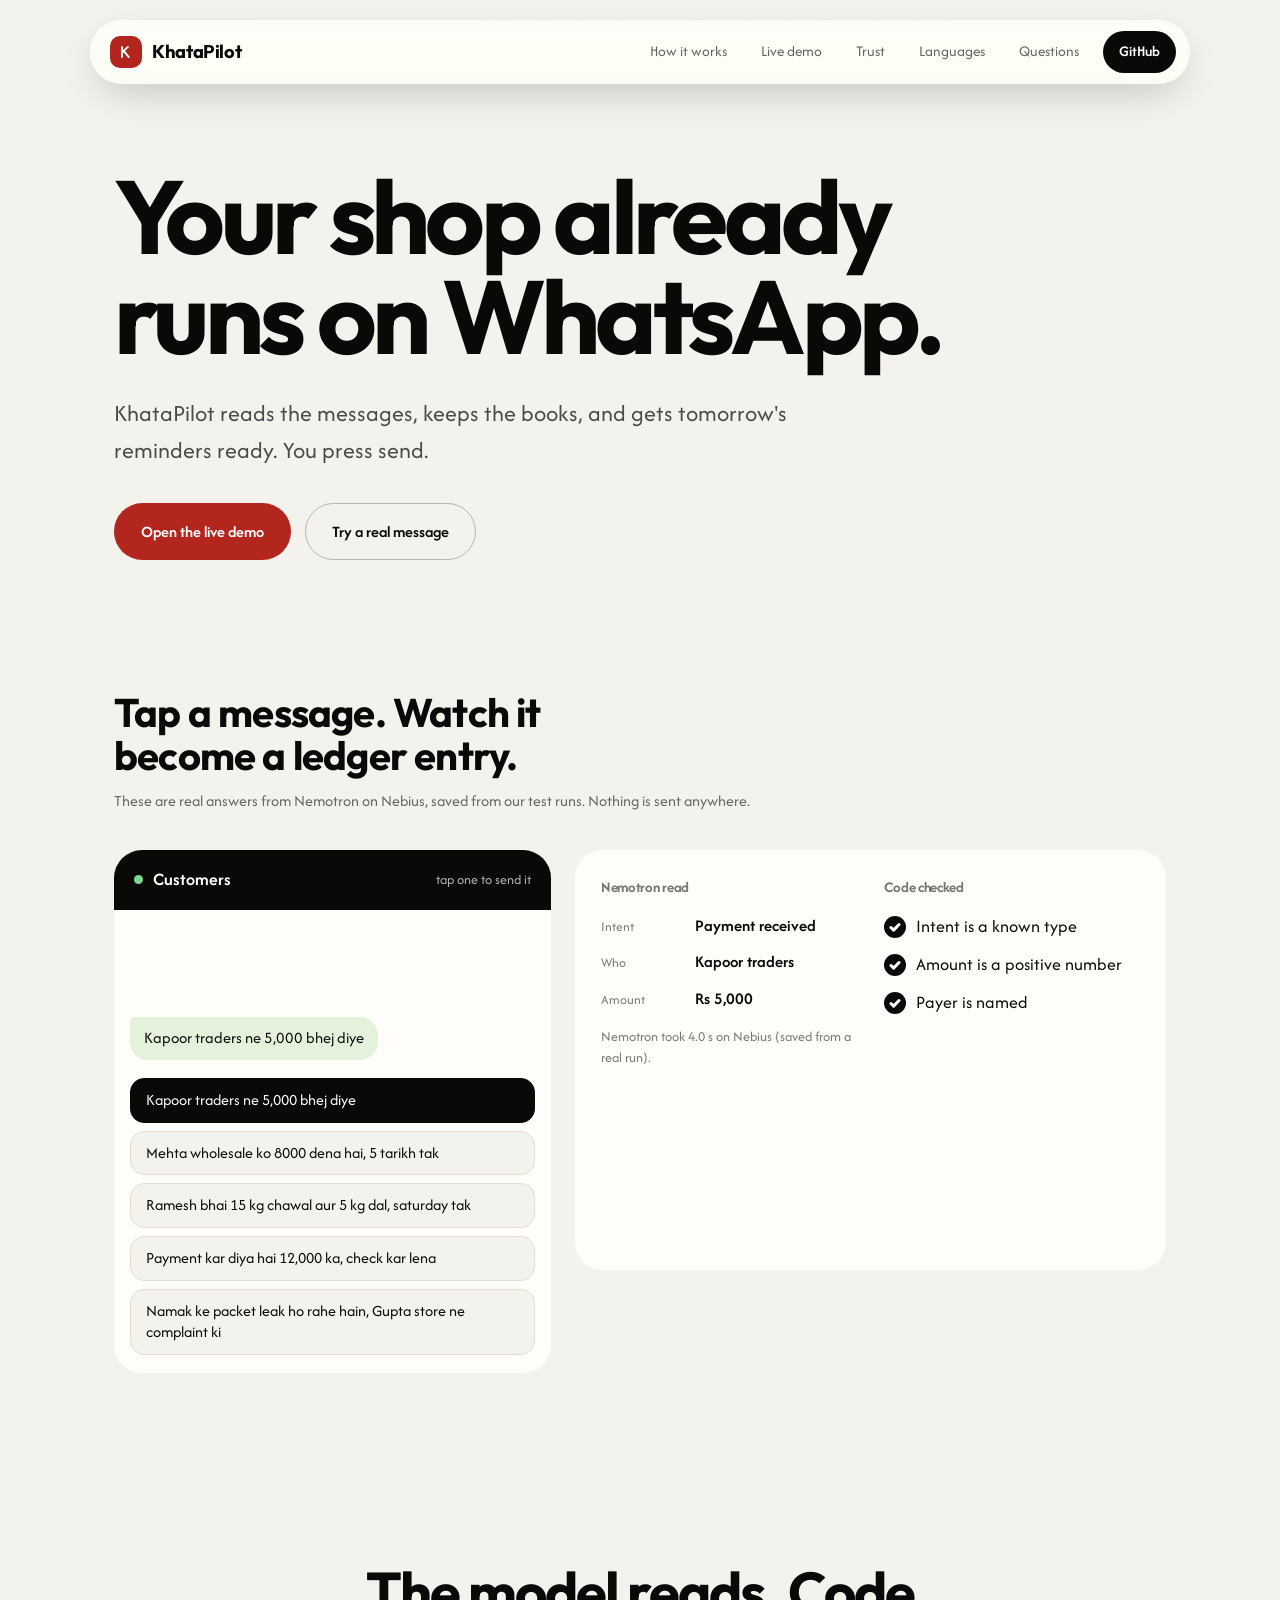
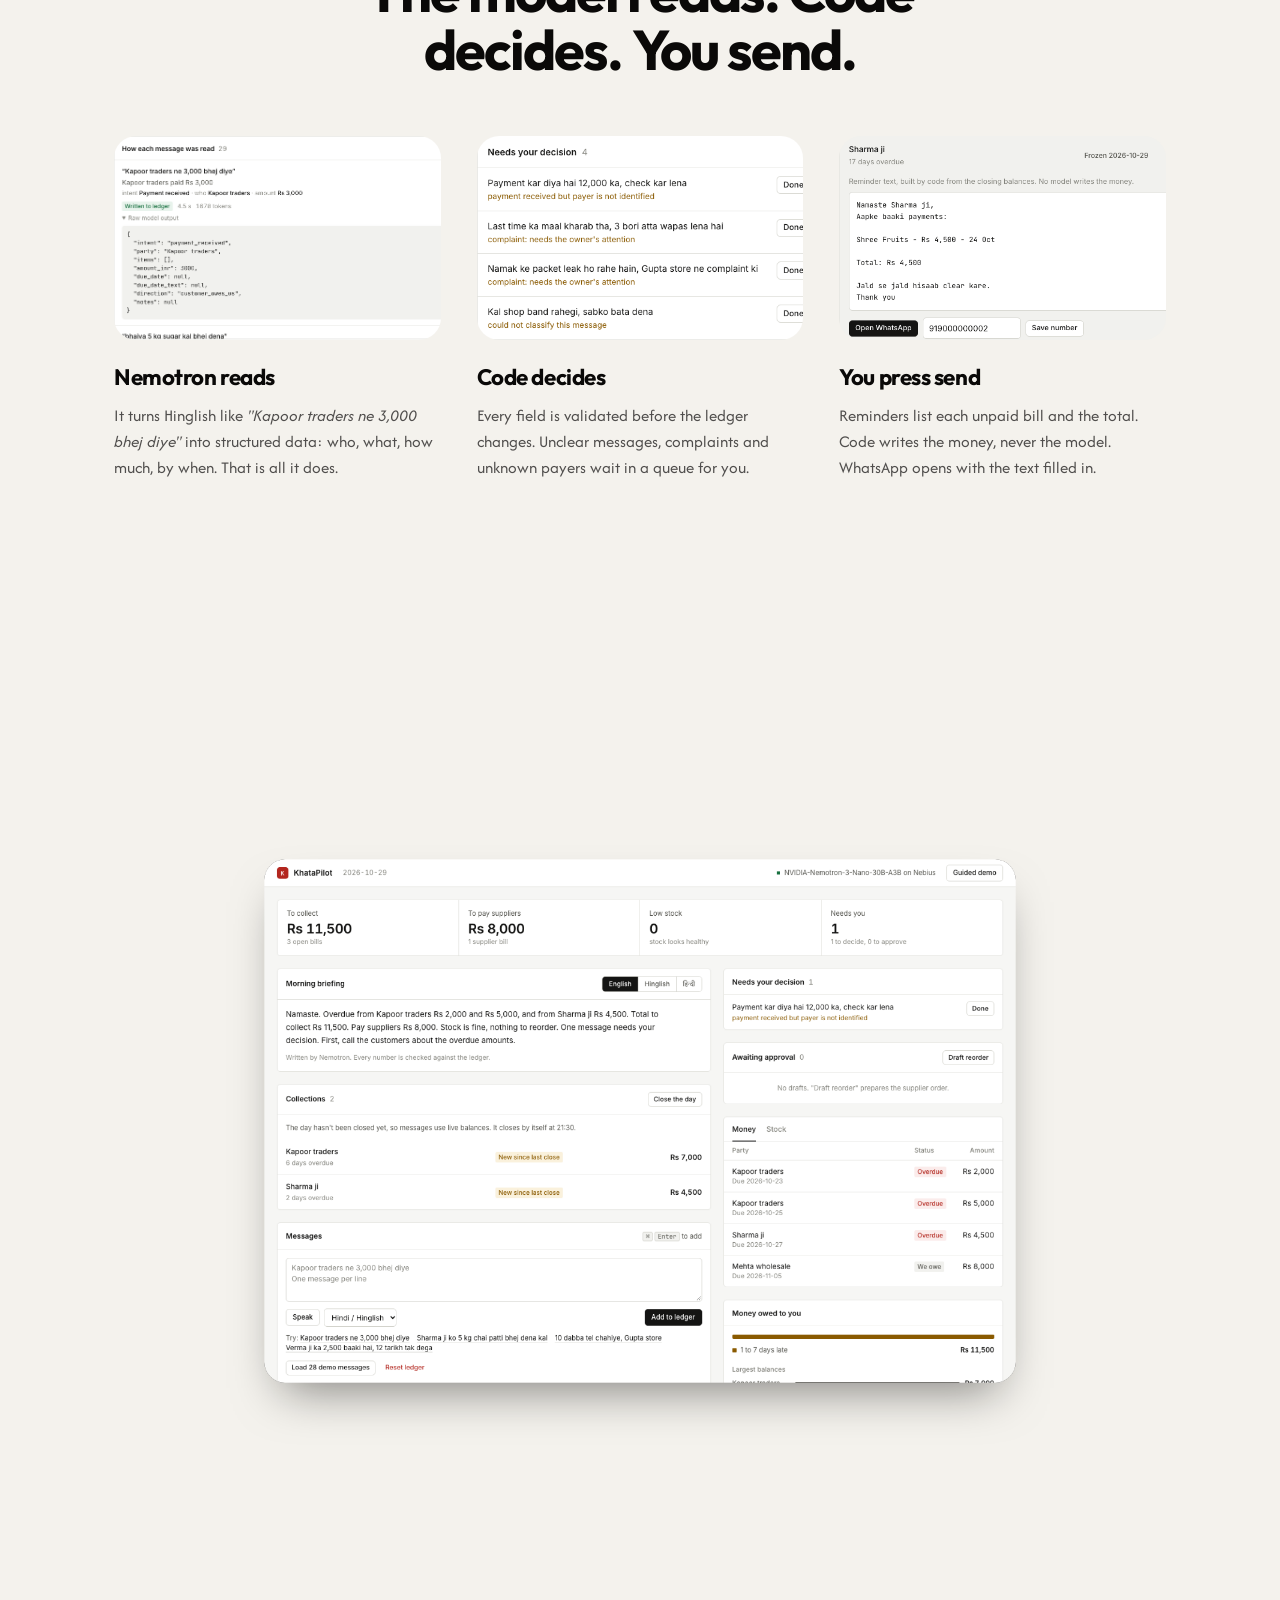
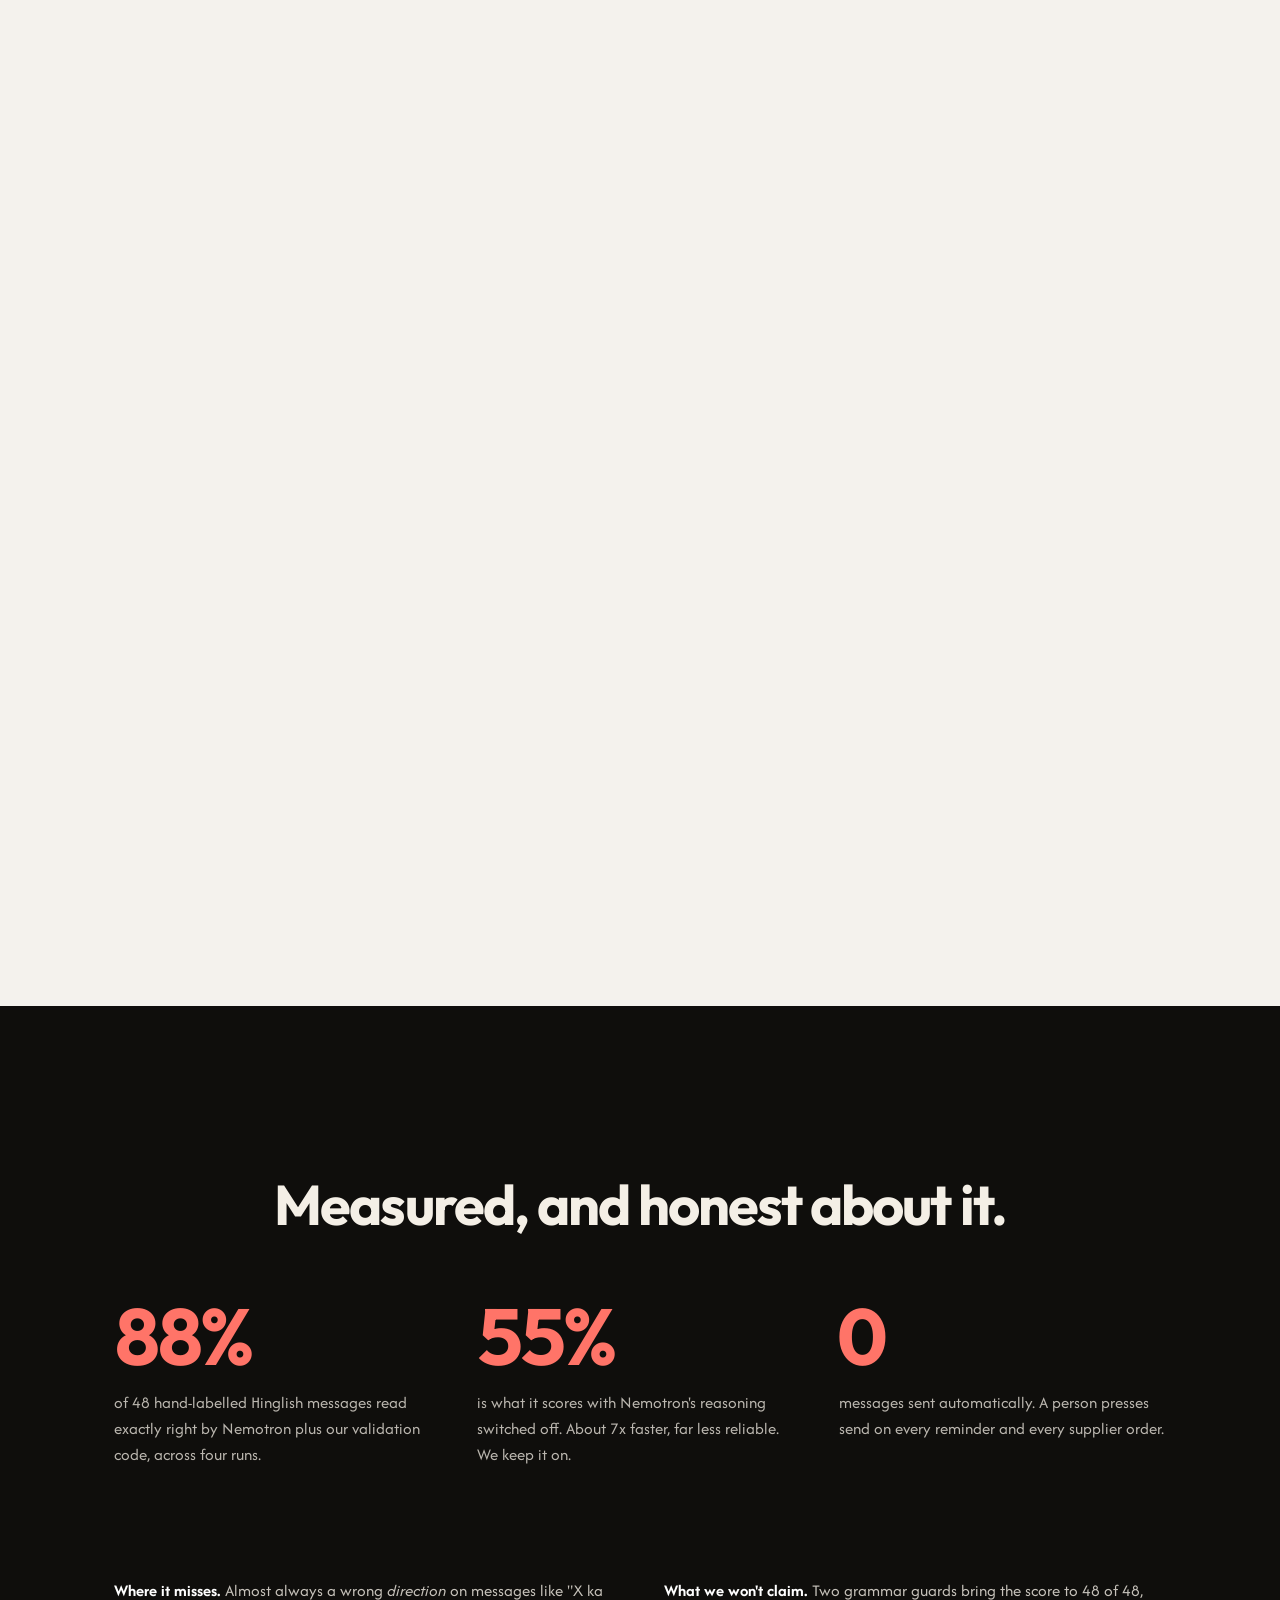
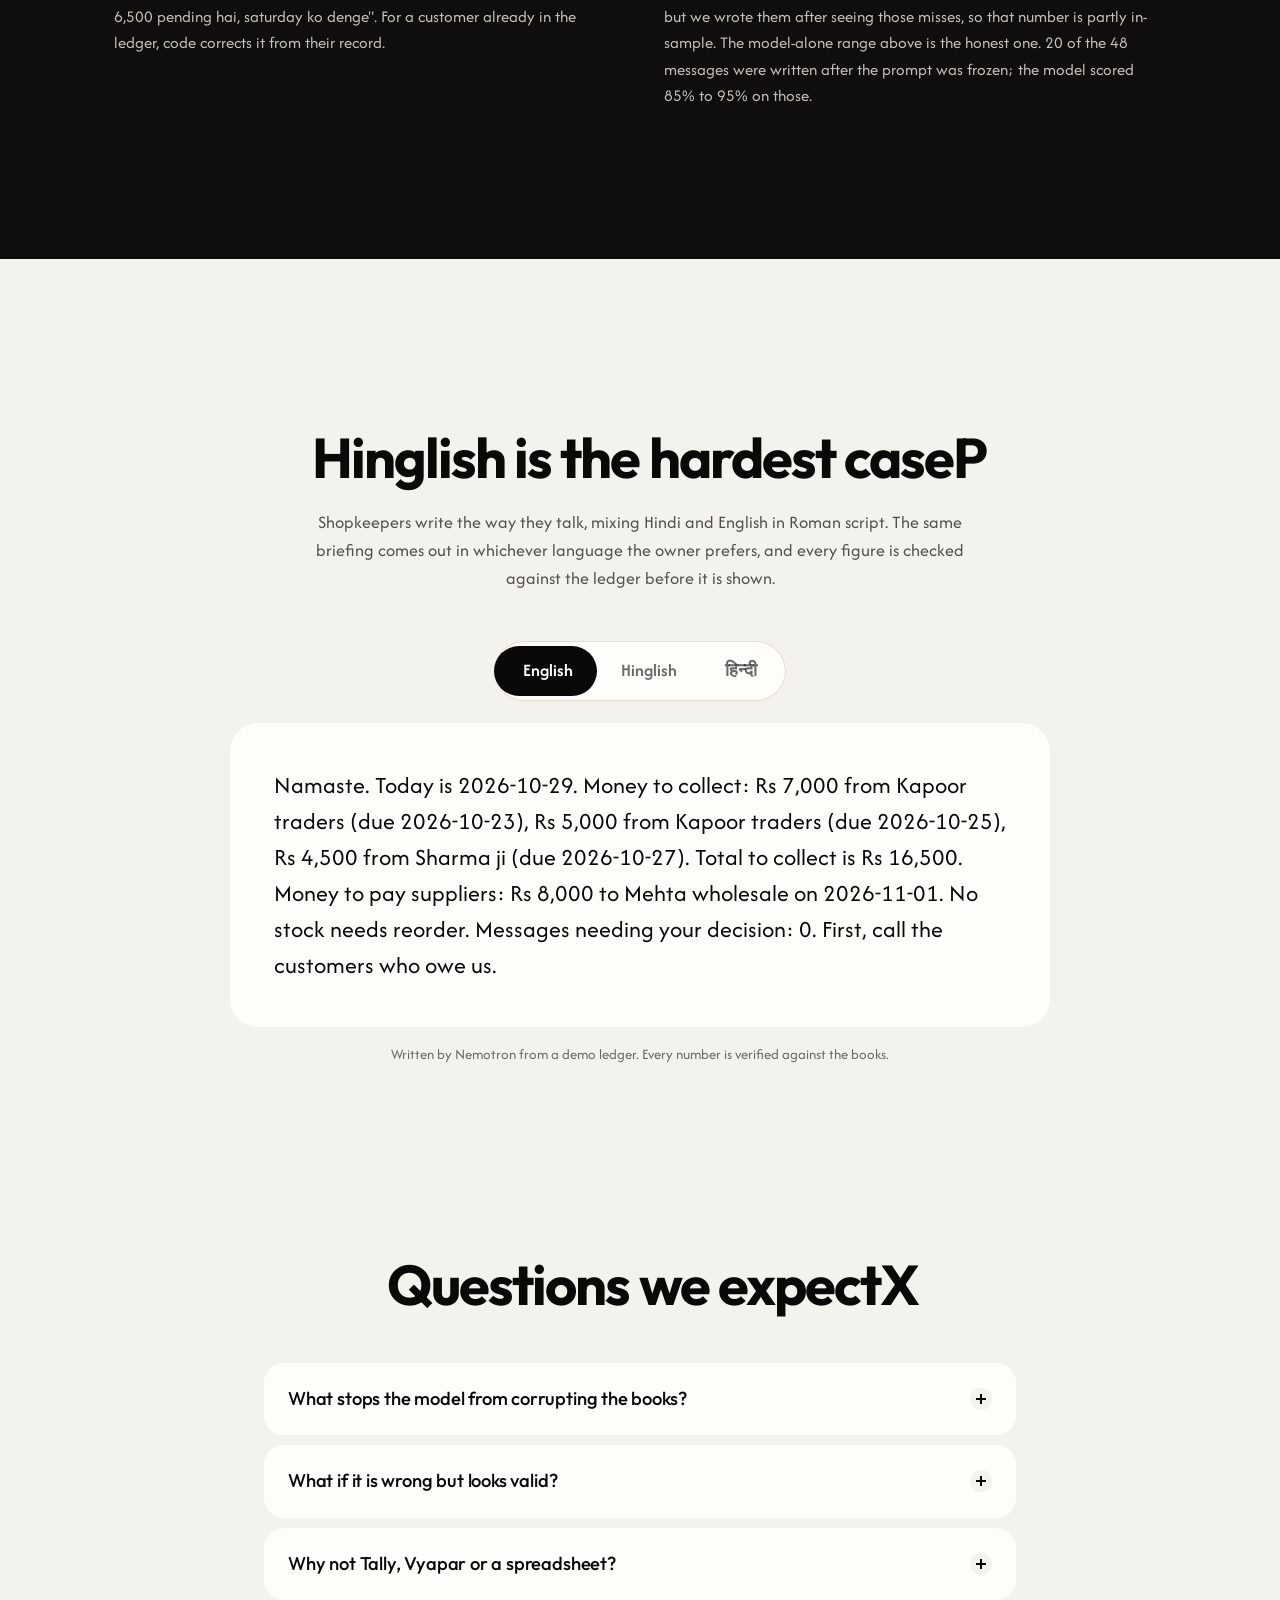
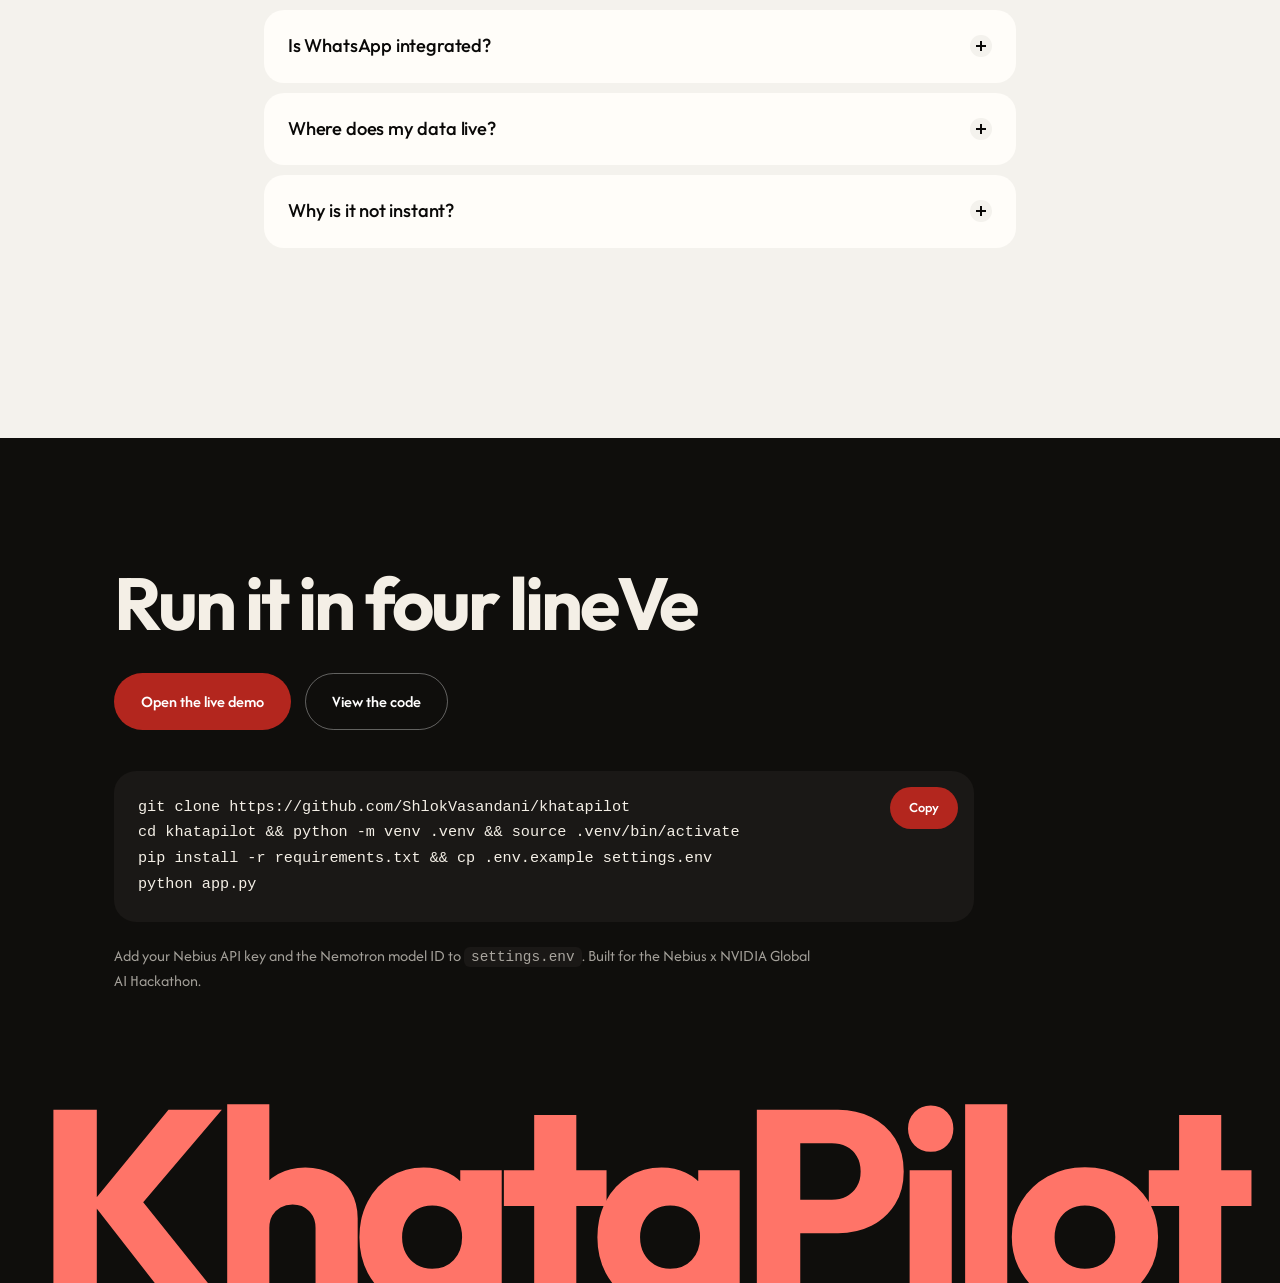
<file: index.html>
<!doctype html>
<html lang="en">
<head>
<meta charset="utf-8">
<meta name="viewport" content="width=device-width, initial-scale=1">
<title>KhataPilot: your shop already runs on WhatsApp</title>
<meta name="description" content="KhataPilot reads Hinglish shop messages with NVIDIA Nemotron on Nebius, keeps the ledger in code, and prepares reminders for the owner to send. The model reads, code decides, you press send.">
<meta property="og:title" content="KhataPilot">
<meta property="og:description" content="WhatsApp in, ledger and briefing out, a human on every send.">
<link rel="icon" href="data:image/svg+xml,%3Csvg xmlns='http://www.w3.org/2000/svg' viewBox='0 0 32 32'%3E%3Crect width='32' height='32' rx='9' fill='%23b3261e'/%3E%3Cpath d='M9 7v18M9 16.5L19.5 7M12 14l9 11' stroke='%23fff' stroke-width='3.2' fill='none' stroke-linecap='round' stroke-linejoin='round'/%3E%3C/svg%3E">
<link rel="preconnect" href="https://fonts.googleapis.com">
<link rel="preconnect" href="https://fonts.gstatic.com" crossorigin>
<link href="https://fonts.googleapis.com/css2?family=Afacad:wght@400;500;600;700&family=Outfit:wght@400;500;700&display=swap" rel="stylesheet">
<link rel="stylesheet" href="style.css">
</head>
<body>

<a class="skip" href="#main">Skip to content</a>

<header class="nav" id="nav" data-open="false">
  <div class="nav__sheen"></div>
  <a class="nav__logo" href="#top" aria-label="KhataPilot home">
    <span class="mark" aria-hidden="true"><svg viewBox="0 0 32 32" fill="none" stroke="currentColor" stroke-width="3.2" stroke-linecap="round" stroke-linejoin="round"><path d="M9 7v18M9 16.5L19.5 7M12 14l9 11"/></svg></span>
    <span class="nav__name">KhataPilot</span>
  </a>
  <button class="nav__toggle" id="navToggle" aria-expanded="false" aria-controls="navLinks" aria-label="Menu"><i></i><i></i></button>
  <nav class="nav__links" id="navLinks" aria-label="Main">
    <span class="nav__blob" aria-hidden="true"></span>
    <a href="#how">How it works</a>
    <a href="demo/">Live demo</a>
    <a href="#trust">Trust</a>
    <a href="#languages">Languages</a>
    <a href="#faq">Questions</a>
    <a class="nav__cta" href="https://github.com/ShlokVasandani/khatapilot" rel="noopener">GitHub</a>
  </nav>
</header>

<main id="main">

<!-- HERO -->
<section class="hero" id="top">
  <div class="wrap">
    <h1 class="hero__title" data-decrypt>Your shop already runs on WhatsApp.</h1>
    <p class="hero__lede">KhataPilot reads the messages, keeps the books, and gets tomorrow's reminders ready. You press send.</p>
    <div class="hero__actions">
      <a class="btn btn--primary" href="demo/">Open the live demo</a>
      <a class="btn btn--ghost" href="#try">Try a real message</a>
    </div>
  </div>

  <!-- the live thing -->
  <div class="wrap try" id="try">
    <div class="try__head">
      <h2 class="try__title">Tap a message. Watch it become a ledger entry.</h2>
      <p class="muted">These are real answers from Nemotron on Nebius, saved from our test runs. Nothing is sent anywhere.</p>
    </div>
    <div class="try__grid">
      <div class="chat" aria-label="WhatsApp messages">
        <div class="chat__bar"><span class="chat__dot"></span>Customers<small>tap one to send it</small></div>
        <div class="chat__log" id="chatLog" aria-live="polite"></div>
        <div class="chat__chips" id="chips" role="group" aria-label="Pick a message"></div>
      </div>
      <div class="read" id="read" aria-live="polite">
        <div class="read__col">
          <h3>Nemotron read</h3>
          <dl class="fields" id="fields"></dl>
          <p class="read__time" id="readTime"></p>
        </div>
        <div class="read__col">
          <h3>Code checked</h3>
          <ul class="checks" id="checks"></ul>
        </div>
        <div class="read__result" id="result"></div>
      </div>
    </div>
  </div>
</section>

<!-- HOW -->
<section class="sec" id="how">
  <div class="wrap">
    <h2 class="sec__title" data-decrypt>The model reads. Code decides. You send.</h2>
    <div class="steps">
      <article class="step">
        <div class="step__art"><img src="assets/trace.png" alt="The "How Nemotron read it" panel: a message, its plain-English reading, extracted fields, time and tokens, and a "Written to ledger" tag" width="831" height="435" loading="lazy"></div>
        <h3>Nemotron reads</h3>
        <p>It turns Hinglish like <i>"Kapoor traders ne 3,000 bhej diye"</i> into structured data: who, what, how much, by when. That is all it does.</p>
      </article>
      <article class="step">
        <div class="step__art"><img src="assets/decision.png" alt="The "Needs your decision" queue listing messages the code held back, each with the reason" width="535" height="317" loading="lazy"></div>
        <h3>Code decides</h3>
        <p>Every field is validated before the ledger changes. Unclear messages, complaints and unknown payers wait in a queue for you.</p>
      </article>
      <article class="step">
        <div class="step__art"><img src="assets/reminder.png" alt="A reminder for Kapoor traders listing the unpaid bill and total, marked "written by code, not AI", with an Open WhatsApp button" width="831" height="354" loading="lazy"></div>
        <h3>You press send</h3>
        <p>Reminders list each unpaid bill and the total. Code writes the money, never the model. WhatsApp opens with the text filled in.</p>
      </article>
    </div>
  </div>
</section>

<!-- DASHBOARD: photo expansion -->
<section class="expand" id="dashboard" aria-label="The dashboard">
  <div class="expand__stick">
    <div class="expand__frame" id="expandFrame">
      <a class="expand__link" href="demo/" aria-label="Open the live dashboard demo"><img src="assets/dashboard.png" alt="KhataPilot dashboard showing money to collect, how Nemotron read each message, the morning briefing and reminder messages" width="1440" height="1500"></a>
      <div class="expand__veil"></div>
      <div class="expand__text" id="expandText">
        <h2>The whole back office on one screen.</h2>
        <p>Money to collect, what to reorder, who to remind, and exactly how every message was read.</p>
        <a class="btn btn--primary expand__cta" href="demo/">Open the dashboard</a>
      </div>
    </div>
  </div>
</section>

<!-- TRUST -->
<section class="sec sec--dark" id="trust" data-dark>
  <div class="wrap">
    <h2 class="sec__title" data-decrypt>Measured, and honest about it.</h2>
    <div class="stats">
      <div class="stat">
        <b class="stat__n" data-count="92" data-to="98" data-suffix="%">92 to 98%</b>
        <p>of 48 hand-labelled Hinglish messages read exactly right by Nemotron plus our validation code, across four runs.</p>
      </div>
      <div class="stat">
        <b class="stat__n" data-count="57" data-suffix="%">57%</b>
        <p>is what it scores with Nemotron's reasoning switched off. About 7x faster, far less reliable. We keep it on.</p>
      </div>
      <div class="stat">
        <b class="stat__n" data-count="0">0</b>
        <p>messages sent automatically. A person presses send on every reminder and every supplier order.</p>
      </div>
    </div>
    <div class="notes">
      <p><b>Where it misses.</b> Almost always a wrong <i>direction</i> on messages like "X ka 6,500 pending hai, saturday ko denge". For a customer already in the ledger, code corrects it from their record.</p>
      <p><b>What we won't claim.</b> Two grammar guards bring the score to 48 of 48, but we wrote them after seeing those misses, so that number is partly in-sample. The model-alone range above is the honest one. 20 of the 48 messages were written after the prompt was frozen; the model scored 85% to 95% on those.</p>
    </div>
  </div>
</section>

<!-- LANGUAGES -->
<section class="sec" id="languages">
  <div class="wrap">
    <h2 class="sec__title" data-decrypt>Hinglish is the hardest case.</h2>
    <p class="sec__lede">Shopkeepers write the way they talk, mixing Hindi and English in Roman script. The same briefing comes out in whichever language the owner prefers, and every figure is checked against the ledger before it is shown.</p>
    <div class="lang">
      <div class="lang__tabs" role="tablist" aria-label="Briefing language">
        <button role="tab" aria-selected="true" data-lang="english">English</button>
        <button role="tab" aria-selected="false" data-lang="hinglish">Hinglish</button>
        <button role="tab" aria-selected="false" data-lang="hindi" lang="hi">हिन्दी</button>
        <span class="lang__ink" aria-hidden="true"></span>
      </div>
      <div class="lang__card" id="langCard" role="tabpanel"><p id="langText"></p></div>
      <p class="lang__src muted">Written by Nemotron from a demo ledger. Every number is verified against the books.</p>
    </div>
  </div>
</section>

<!-- FAQ -->
<section class="sec" id="faq">
  <div class="wrap wrap--narrow">
    <h2 class="sec__title" data-decrypt>Questions we expect.</h2>
    <div class="faq">
      <details><summary>What stops the model from corrupting the books?</summary><p>The model never writes to the database. It returns JSON, and code validates it field by field. Anything unclear goes to a queue for the owner. Reminder text is built by code, and every number in a model-written briefing is checked against the ledger.</p></details>
      <details><summary>What if it is wrong but looks valid?</summary><p>That is the real residual risk, so we show our miss rate instead of hiding it. The owner can open the raw model output for every message. Known Hindi traps are guarded in code, a known customer's record overrides a wrong direction, and the same message twice in ten minutes is held instead of applied twice.</p></details>
      <details><summary>Why not Tally, Vyapar or a spreadsheet?</summary><p>Those need the owner to type every entry. KhataPilot starts from the messages that already exist, then handles the follow-up: who to chase, what to reorder.</p></details>
      <details><summary>Is WhatsApp integrated?</summary><p>On purpose, not through the Business API. One-click links keep a person on every send, which is the safety design, and avoid bulk-messaging risk.</p></details>
      <details><summary>Where does my data live?</summary><p>On your own computer, in a SQLite file. Only message text and ledger figures for the briefing go to Nebius Token Factory. There is no cloud database and no login, so it is built for one shop on one machine today.</p></details>
      <details><summary>Why is it not instant?</summary><p>Reasoning is on, which is what makes Hinglish reliable. A message typically takes a few seconds. Messages are independent, so they can run in parallel.</p></details>
    </div>
  </div>
</section>

</main>

<!-- CLOSE -->
<footer class="close" id="close" data-dark>
  <div class="wrap">
    <h2 class="close__lede" data-decrypt>Run it in four lines.</h2>
    <div class="close__actions">
      <a class="btn btn--primary" href="demo/">Open the live demo</a>
      <a class="btn btn--ghost" href="https://github.com/ShlokVasandani/khatapilot" rel="noopener">View the code</a>
    </div>
    <div class="cmd">
      <pre id="cmdText" tabindex="0">git clone https://github.com/ShlokVasandani/khatapilot
cd khatapilot &amp;&amp; python -m venv .venv &amp;&amp; source .venv/bin/activate
pip install -r requirements.txt &amp;&amp; cp .env.example settings.env
python app.py</pre>
      <button class="btn btn--primary cmd__copy" id="copyBtn" type="button">Copy</button>
    </div>
    <p class="close__small">Add your Nebius API key and the Nemotron model ID to <code>settings.env</code>. Built for the Nebius x NVIDIA Global AI Hackathon.</p>
  </div>
  <div class="close__name" aria-hidden="true">KhataPilot</div>
</footer>

<script src="app.js"></script>
</body>
</html>
</file>
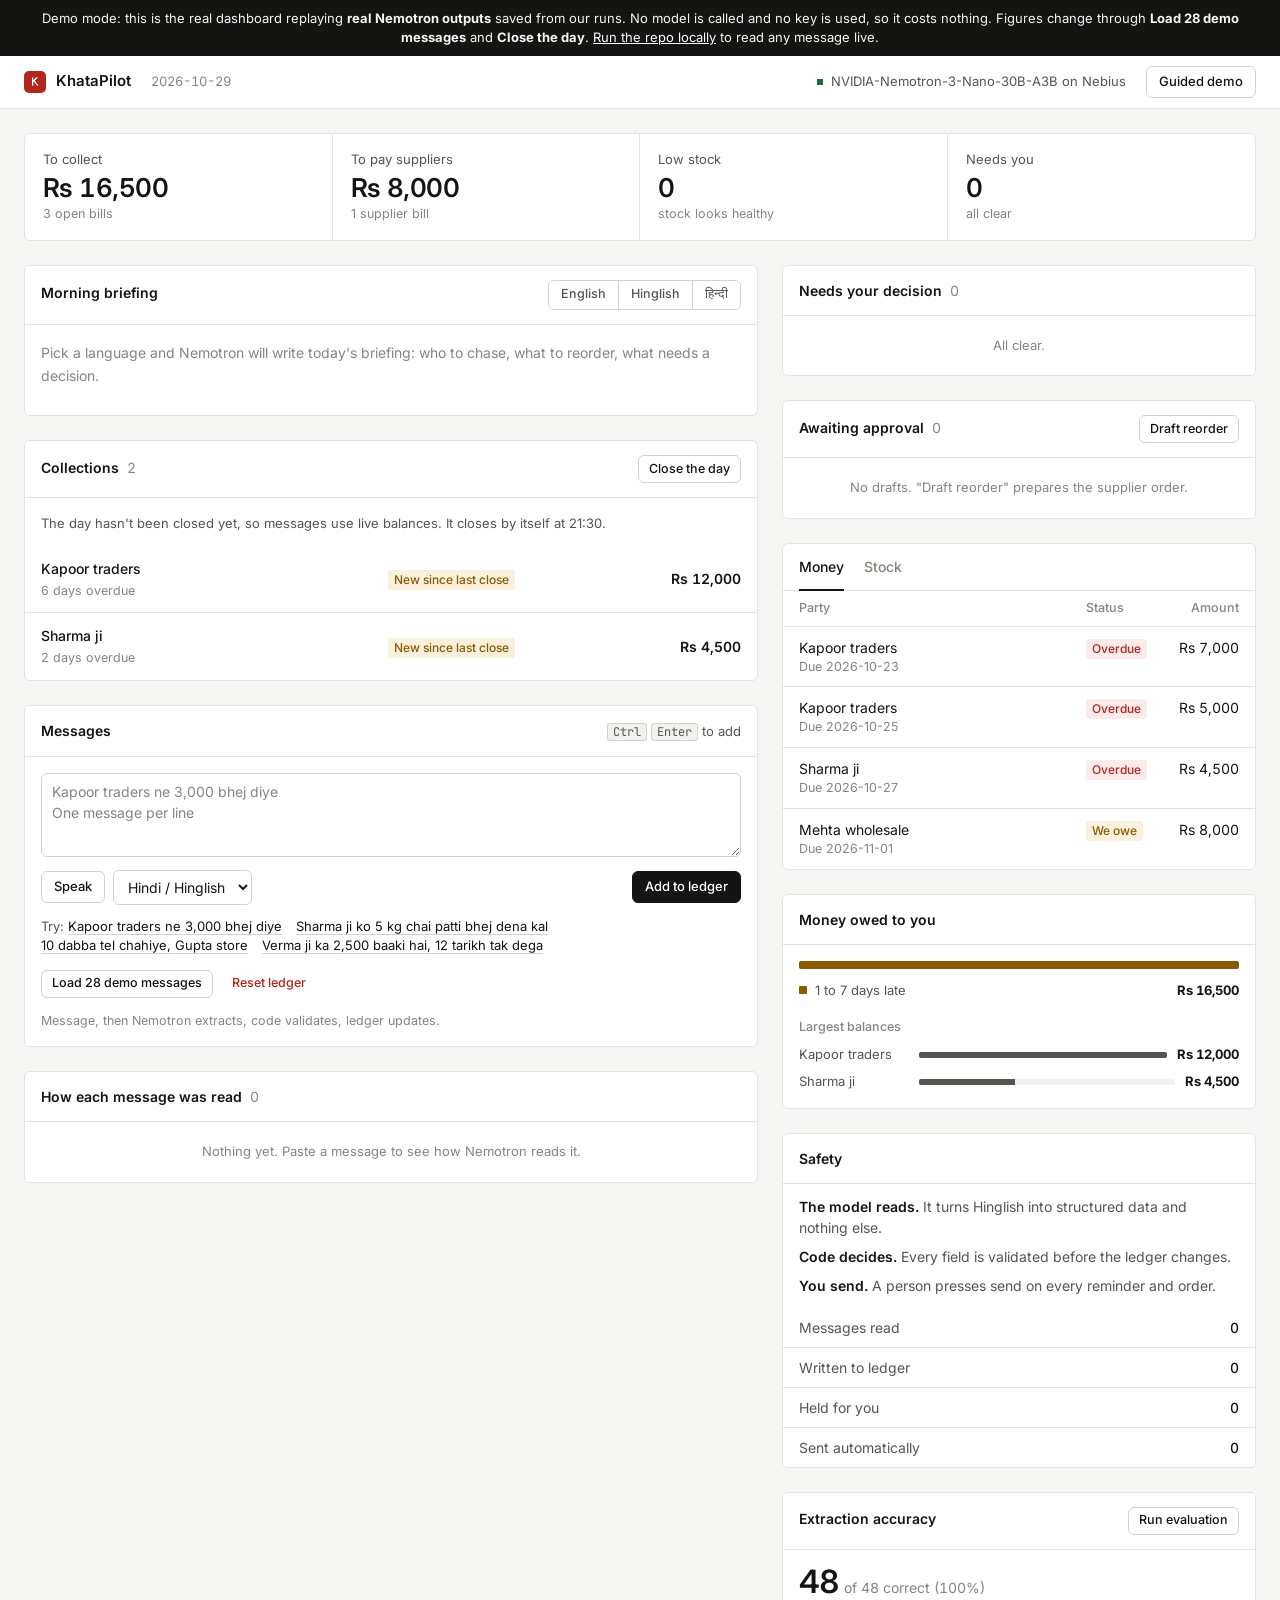
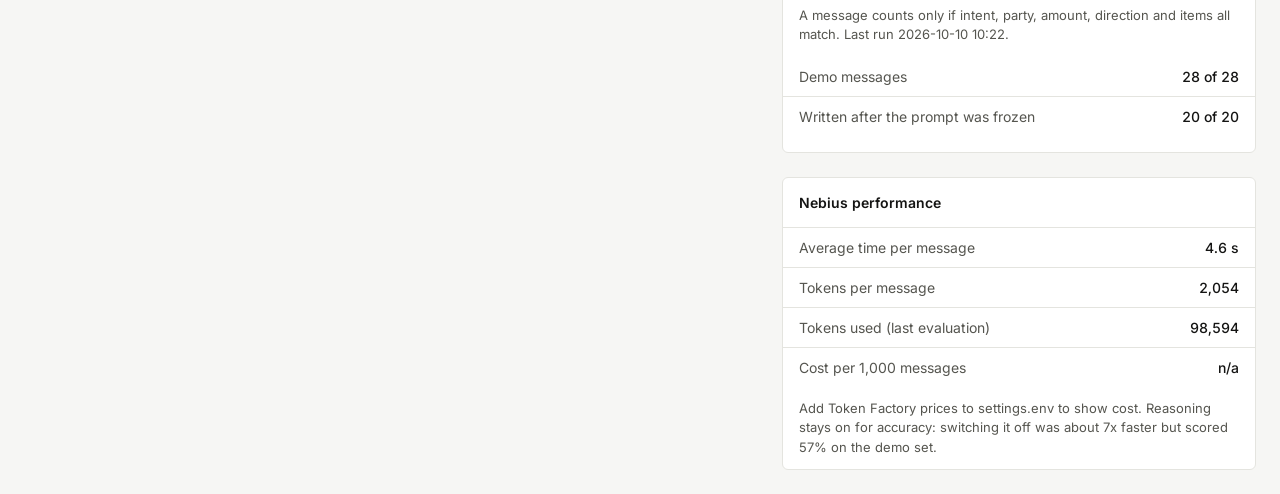
<file: demo/index.html>
<!doctype html>
<html lang="en">
<head>
<meta charset="utf-8">
<meta name="viewport" content="width=device-width, initial-scale=1">
<title>KhataPilot</title>
<link rel="icon" href="data:image/svg+xml,%3Csvg xmlns='http://www.w3.org/2000/svg' viewBox='0 0 32 32'%3E%3Crect width='32' height='32' rx='6' fill='%23b3261e'/%3E%3Cpath d='M9 7v18M9 16.5L19.5 7M12 14l9 11' stroke='%23fff' stroke-width='3' fill='none' stroke-linecap='round' stroke-linejoin='round'/%3E%3C/svg%3E">
<link rel="preconnect" href="https://fonts.googleapis.com">
<link rel="preconnect" href="https://fonts.gstatic.com" crossorigin>
<link href="https://fonts.googleapis.com/css2?family=Inter:wght@400;500;600&family=JetBrains+Mono:wght@400&display=swap" rel="stylesheet">
<style>
/* Design rules: neutral surfaces, one ink, colour only where it means something (red = owed / overdue,
   green = settled, amber = needs a person). Hairlines and tables, tabular figures, 6px corners, no glow. */
:root{
  --bg:#f6f6f4; --surface:#ffffff; --sunk:#f1f1ee; --ink:#141413; --ink2:#55554f; --ink3:#85857e;
  --line:#e4e4df; --line2:#d3d3cc;
  --owed:#b3261e; --owed-bg:#fbeceb; --ok:#17703f; --ok-bg:#e8f3ec; --hold:#8a5a00; --hold-bg:#faf1dc;
  --primary:#141413; --on-primary:#ffffff; --focus:#2a5bd7;
  --r:6px;
  color-scheme:light;
}
@media (prefers-color-scheme:dark){
  :root{--bg:#0f0f0e; --surface:#171716; --sunk:#1d1d1b; --ink:#ecece8; --ink2:#a7a7a0; --ink3:#797972;
    --line:#292927; --line2:#363633; --owed:#ff8076; --owed-bg:#3a1f1d; --ok:#5fd08f; --ok-bg:#14291d; --hold:#e8b64d; --hold-bg:#33290f;
    --primary:#ecece8; --on-primary:#141413; --focus:#7aa2ff; color-scheme:dark}
}
*{box-sizing:border-box}
[hidden]{display:none!important}
html{-webkit-text-size-adjust:100%}
body{margin:0;background:var(--bg);color:var(--ink);font:14px/1.5 Inter,system-ui,-apple-system,"Segoe UI",sans-serif;-webkit-font-smoothing:antialiased}
button,input,textarea,select{font:inherit;color:inherit}
:focus-visible{outline:2px solid var(--focus);outline-offset:2px;border-radius:3px}
.num{font-variant-numeric:tabular-nums}
.mono{font-family:"JetBrains Mono",ui-monospace,Menlo,monospace}
h1,h2,h3{margin:0;font-weight:600}
p{margin:0}

/* bar */
.bar{background:var(--surface);border-bottom:1px solid var(--line)}
.bar-in{max-width:1440px;margin:0 auto;padding:0 24px;height:52px;display:flex;align-items:center;gap:20px}
.brand{display:flex;align-items:center;gap:10px;font-weight:600;font-size:15px}
.mark{width:22px;height:22px;border-radius:5px;background:var(--owed);display:grid;place-items:center}
.mark svg{width:13px;height:13px;stroke:#fff;stroke-width:3.2;fill:none;stroke-linecap:round;stroke-linejoin:round}
.bar .meta{color:var(--ink3);font-size:13px}
.bar .sp{flex:1}
.status{display:flex;align-items:center;gap:8px;color:var(--ink2);font-size:13px}
.status i{width:6px;height:6px;background:var(--ok);display:block}

/* layout */
main{max-width:1440px;margin:0 auto;padding:24px;display:grid;gap:24px}
.layout{display:grid;grid-template-columns:minmax(0,1fr);gap:24px;align-items:start}
@media(min-width:1080px){.layout{grid-template-columns:minmax(0,1.55fr) minmax(340px,1fr)}}
.col{display:flex;flex-direction:column;gap:24px;min-width:0}
.panel{background:var(--surface);border:1px solid var(--line);border-radius:var(--r);min-width:0}
.panel-h{display:flex;align-items:baseline;justify-content:space-between;gap:12px;padding:14px 16px;border-bottom:1px solid var(--line)}
.panel-h h2{font-size:14px;display:flex;gap:8px;align-items:baseline}
.panel-h h2 span{color:var(--ink3);font-weight:400;font-variant-numeric:tabular-nums}
.panel-b{padding:16px}
.note{color:var(--ink2);font-size:13px}
.empty{color:var(--ink3);padding:20px 16px;text-align:center;font-size:13px}

/* summary strip */
.summary{display:grid;grid-template-columns:repeat(4,minmax(0,1fr))}
.summary>div{padding:16px 18px;border-right:1px solid var(--line);min-width:0}
.summary>div:last-child{border-right:0}
.summary dt{color:var(--ink2);font-size:13px}
.summary dd{margin:4px 0 0}
.summary .v{display:block;font-size:26px;font-weight:600;letter-spacing:-.02em;line-height:1.15;font-variant-numeric:tabular-nums}
.summary .s{display:block;color:var(--ink3);font-size:12.5px;margin-top:2px;overflow:hidden;text-overflow:ellipsis;white-space:nowrap}
@media(max-width:760px){.summary{grid-template-columns:1fr 1fr}.summary>div:nth-child(2){border-right:0}.summary>div:nth-child(-n+2){border-bottom:1px solid var(--line)}}

/* controls */
.btn{display:inline-flex;align-items:center;justify-content:center;gap:6px;height:32px;padding:0 12px;border-radius:var(--r);border:1px solid var(--line2);background:var(--surface);cursor:pointer;font-weight:500;font-size:13px;white-space:nowrap}
.btn:hover{background:var(--sunk)}
.btn:active{transform:translateY(1px)}
.btn.primary{background:var(--primary);border-color:var(--primary);color:var(--on-primary)}
.btn.primary:hover{opacity:.9}
.btn.danger{color:var(--owed)}
.btn.quiet{border-color:transparent;background:transparent;color:var(--ink2)}
.btn.quiet:hover{background:var(--sunk);color:var(--ink)}
.btn.quiet.danger{color:var(--owed)}
.btn.sm{height:28px;padding:0 10px;font-size:12.5px}
.btn:disabled{opacity:.45;cursor:default;pointer-events:none}
.row{display:flex;gap:8px;flex-wrap:wrap;align-items:center}
.spin{width:12px;height:12px;border:2px solid currentColor;border-right-color:transparent;border-radius:50%;animation:rot .7s linear infinite;display:inline-block}
@keyframes rot{to{transform:rotate(360deg)}}
.seg{display:inline-flex;border:1px solid var(--line2);border-radius:var(--r);overflow:hidden}
.seg button{border:0;background:var(--surface);height:28px;padding:0 12px;font-size:12.5px;font-weight:500;cursor:pointer;color:var(--ink2);border-right:1px solid var(--line2)}
.seg button:last-child{border-right:0}
.seg button.on{background:var(--primary);color:var(--on-primary)}
input,textarea,select{border:1px solid var(--line2);border-radius:var(--r);background:var(--surface);padding:7px 10px;width:100%}
textarea{resize:vertical;min-height:84px;line-height:1.5}
textarea::placeholder,input::placeholder{color:var(--ink3)}
.tag{display:inline-block;font-size:12px;font-weight:500;padding:1px 6px;border-radius:3px;background:var(--sunk);color:var(--ink2);white-space:nowrap}
.tag.over{background:var(--owed-bg);color:var(--owed)}
.tag.warn{background:var(--hold-bg);color:var(--hold)}
.tag.done{background:var(--ok-bg);color:var(--ok)}
.err{margin-top:10px;font-size:13px;color:var(--owed);background:var(--owed-bg);border-radius:var(--r);padding:8px 10px}
kbd{font:12px "JetBrains Mono",monospace;padding:0 5px;border:1px solid var(--line2);border-radius:3px;background:var(--sunk)}

/* tables and lists */
table{width:100%;border-collapse:collapse}
th{font-weight:500;color:var(--ink3);font-size:12.5px;text-align:left;padding:8px 16px;border-bottom:1px solid var(--line);white-space:nowrap}
td{padding:10px 16px;border-bottom:1px solid var(--line);vertical-align:top}
tr:last-child td{border-bottom:0}
th.r,td.r{text-align:right;white-space:nowrap}
.meter{height:6px;background:var(--sunk);border-radius:2px;overflow:hidden}
.meter i{display:block;height:100%;background:var(--ink2)}
.meter.low i{background:var(--owed)}

/* composer */
.composer-note{display:flex;justify-content:space-between;align-items:center;margin-top:8px;gap:12px;flex-wrap:wrap}
.try{color:var(--ink2);font-size:13px;margin-top:12px}
.try button{border:0;background:none;padding:0;color:var(--ink);text-decoration:underline;text-decoration-color:var(--line2);text-underline-offset:3px;cursor:pointer;font-size:13px;margin-right:14px;text-align:left}
.try button:hover{text-decoration-color:var(--ink)}
.flow{color:var(--ink3);font-size:12.5px;margin-top:14px}

/* trace */
.tr{padding:12px 16px;border-bottom:1px solid var(--line)}
.tr:last-child{border-bottom:0}
.tr-h{display:flex;justify-content:space-between;gap:12px;align-items:baseline}
.tr-h q{quotes:none;font-weight:500}
.tr-h time{color:var(--ink3);font-size:12.5px;white-space:nowrap}
.tr-read{color:var(--ink2);margin-top:2px}
.tr-facts{color:var(--ink3);font-size:12.5px;margin-top:4px}
.tr-facts b{color:var(--ink);font-weight:500}
.tr-foot{display:flex;gap:10px;align-items:center;margin-top:8px;color:var(--ink3);font-size:12.5px}
.tr-why{color:var(--hold);font-size:12.5px;margin-top:4px}
details.raw{margin-top:6px}
details.raw summary{cursor:pointer;color:var(--ink3);font-size:12.5px}
details.raw pre{margin:6px 0 0;padding:10px;background:var(--sunk);border-radius:var(--r);font:12px/1.5 "JetBrains Mono",monospace;overflow:auto}
.scroll{max-height:380px;overflow:auto}

/* briefing */
.brief{font-size:15px;line-height:1.65;white-space:pre-wrap;max-width:78ch}
.brief.ph{color:var(--ink3);font-size:14px}
.src{color:var(--ink3);font-size:12.5px;margin-top:12px}
.skel{display:grid;gap:8px;max-width:60ch}
.skel i{height:10px;border-radius:2px;background:var(--sunk);animation:sh 1.2s infinite alternate}
.skel i:nth-child(2){width:86%}.skel i:nth-child(3){width:60%}
@keyframes sh{to{background:var(--line)}}

/* collections */
.coll{border-bottom:1px solid var(--line)}
.coll:last-child{border-bottom:0}
.coll summary{list-style:none;cursor:pointer;display:grid;grid-template-columns:minmax(0,1.3fr) minmax(0,1fr) auto;gap:12px;align-items:center;padding:12px 16px}
.coll summary::-webkit-details-marker{display:none}
.coll summary:hover{background:var(--sunk)}
.coll .who b{font-weight:500;display:block;overflow:hidden;text-overflow:ellipsis;white-space:nowrap}
.coll .who span{color:var(--ink3);font-size:12.5px}
.coll .amt{font-weight:600;text-align:right;min-width:84px}
.coll .st{min-width:0}
.coll[open] summary{background:var(--sunk)}
.coll-b{padding:4px 16px 16px;background:var(--sunk)}
.reminder{margin:0 0 12px;padding:12px;border:1px solid var(--line2);border-radius:var(--r);background:var(--surface);font:12.5px/1.6 "JetBrains Mono",monospace;white-space:pre-wrap;overflow-wrap:anywhere}
.coll-b .row input{width:170px}
.code-note{font-size:12.5px;color:var(--ink3);margin-bottom:8px}
@media(max-width:560px){.coll summary{grid-template-columns:1fr auto}.coll .st{grid-column:1/-1}}

/* drafts and decisions */
.draft{padding:14px 16px;border-bottom:1px solid var(--line)}
.draft:last-child{border-bottom:0}
.draft .meta{display:flex;justify-content:space-between;gap:8px;color:var(--ink3);font-size:12.5px;margin-bottom:8px}
.draft .meta b{color:var(--ink);font-weight:500}
.draft p{white-space:pre-wrap;margin-bottom:12px}
.draft textarea{margin-bottom:10px}
.rv{display:flex;gap:12px;justify-content:space-between;align-items:flex-start;padding:12px 16px;border-bottom:1px solid var(--line)}
.rv:last-child{border-bottom:0}
.rv small{display:block;color:var(--hold);font-size:12.5px;margin-top:2px}

/* tabs */
.tabs{display:flex;gap:20px;padding:0 16px;border-bottom:1px solid var(--line)}
.tabs button{border:0;background:none;padding:12px 0;margin-bottom:-1px;border-bottom:2px solid transparent;color:var(--ink3);font-weight:500;cursor:pointer}
.tabs button.on{color:var(--ink);border-bottom-color:var(--ink)}
.ledger td:first-child{width:100%}
.ledger small{display:block;color:var(--ink3);font-size:12.5px}

/* definition lists (safety, performance) */
dl.kv{display:grid;grid-template-columns:1fr auto;margin:0}
dl.kv dt,dl.kv dd{padding:9px 16px;border-bottom:1px solid var(--line);margin:0}
dl.kv dt{color:var(--ink2)}
dl.kv dd{text-align:right;font-weight:500;font-variant-numeric:tabular-nums}
dl.kv dt:nth-last-of-type(1),dl.kv dd:last-of-type{border-bottom:0}
.rule-list{margin:0;padding:12px 16px 4px;list-style:none;display:grid;gap:8px}
.rule-list b{font-weight:600}
.rule-list span{color:var(--ink2)}

/* accuracy and charts */
.big{font-size:32px;font-weight:600;letter-spacing:-.025em;line-height:1;font-variant-numeric:tabular-nums}
.big small{font-size:14px;font-weight:400;color:var(--ink3);letter-spacing:0}
.stack{display:flex;height:8px;border-radius:2px;overflow:hidden;gap:2px;background:var(--sunk)}
.stack i{display:block;min-width:3px}
.legend{margin-top:12px;display:grid;gap:6px;font-size:13px}
.legend div{display:flex;align-items:center;gap:8px}
.legend i{width:8px;height:8px;flex:none;border-radius:1px}
.legend span{flex:1;color:var(--ink2)}
.hbar{display:grid;grid-template-columns:110px 1fr auto;gap:10px;align-items:center;margin-top:8px;font-size:13px}
.hbar span{color:var(--ink2);overflow:hidden;text-overflow:ellipsis;white-space:nowrap}
.sub-h{font-size:12.5px;font-weight:500;color:var(--ink3);margin:18px 0 4px}
.miss{padding:8px 0;border-top:1px solid var(--line);font-size:13px;color:var(--ink2)}
.miss q{quotes:none;color:var(--ink);display:block;font-weight:500}

/* onboarding */
.intro{padding:24px;display:grid;gap:12px;max-width:760px}
.intro h2{font-size:20px;letter-spacing:-.01em}
.intro p{color:var(--ink2)}

/* toast, tour */
.toasts{position:fixed;right:20px;bottom:20px;display:grid;gap:8px;z-index:50}
.toast{max-width:340px;padding:10px 14px;border-radius:var(--r);background:var(--primary);color:var(--on-primary);font-size:13px;animation:up .2s}
.toast.bad{background:var(--owed);color:#fff}
@keyframes up{from{transform:translateY(6px);opacity:0}}
.tour-shade{position:fixed;inset:0;z-index:60;pointer-events:none}
.tour-hole{position:fixed;border-radius:8px;box-shadow:0 0 0 9999px rgba(0,0,0,.55),0 0 0 2px var(--ink);transition:all .25s;pointer-events:none}
.tour-card{position:fixed;z-index:61;width:min(360px,calc(100vw - 24px));padding:16px;border-radius:8px;background:var(--surface);border:1px solid var(--line2);box-shadow:0 12px 32px rgba(0,0,0,.25)}
.tour-card h3{font-size:15px;margin-bottom:4px}
.tour-card p{color:var(--ink2);margin-bottom:14px}
.tour-n{font-size:12.5px;color:var(--ink3);margin-bottom:4px}
.dots{display:flex;gap:4px;margin-left:auto}
.dots i{width:5px;height:5px;background:var(--line2);display:block}
.dots i.on{background:var(--ink)}

/* mobile section nav */
.mnav{display:none}
@media(max-width:1079px){
  body{padding-bottom:56px}
  .mnav{position:fixed;left:0;right:0;bottom:0;z-index:30;display:grid;grid-template-columns:repeat(5,1fr);background:var(--surface);border-top:1px solid var(--line)}
  .mnav button{border:0;background:none;padding:15px 0;font-size:12.5px;font-weight:500;color:var(--ink2);cursor:pointer}
  .mnav button:active{background:var(--sunk);color:var(--ink)}
  .toasts{bottom:68px}
  .bar .meta,.status .model{display:none}
}
.panel[id],.col[id]{scroll-margin-top:12px}
@media(prefers-reduced-motion:reduce){*{animation:none!important;transition:none!important}}
</style>
</head>
<body>

<header class="bar">
  <div class="bar-in">
    <div class="brand"><span class="mark"><svg viewBox="0 0 32 32"><path d="M9 7v18M9 16.5L19.5 7M12 14l9 11"/></svg></span>KhataPilot</div>
    <span class="meta num" id="today">-</span>
    <span class="sp"></span>
    <span class="status"><i></i><span class="model" id="model">Nemotron on Nebius Token Factory</span></span>
    <button class="btn" id="tour-btn">Guided demo</button>
  </div>
</header>

<main>
  <section class="panel intro" id="hero" hidden>
    <h2>Run the shop from its WhatsApp messages.</h2>
    <p>Paste a customer message and Nemotron on Nebius turns it into a ledger entry. Code validates every field first, and nothing is sent without you.</p>
    <div class="row"><button class="btn primary" id="hero-tour">Take the guided demo</button><button class="btn" id="hero-demo">Load 28 demo messages</button></div>
  </section>

  <section class="panel summary" aria-label="Summary">
    <div><dt>To collect</dt><dd><span class="v" id="kin">Rs 0</span><span class="s" id="kin-s">from customers</span></dd></div>
    <div><dt>To pay suppliers</dt><dd><span class="v" id="kout">Rs 0</span><span class="s" id="kout-s">outstanding</span></dd></div>
    <div><dt>Low stock</dt><dd><span class="v" id="klow">0</span><span class="s" id="klow-s">items below reorder level</span></dd></div>
    <div><dt>Needs you</dt><dd><span class="v" id="kask">0</span><span class="s" id="kask-s">decisions and approvals</span></dd></div>
  </section>

  <div class="layout">
    <div class="col" id="sec-main">

      <section class="panel" id="c-brief">
        <div class="panel-h"><h2>Morning briefing</h2>
          <div class="seg" role="group" aria-label="Language"><button id="b-en">English</button><button id="b-hi">Hinglish</button><button id="b-dv" lang="hi">हिन्दी</button></div>
        </div>
        <div class="panel-b"><div class="brief ph" id="brief"></div><div class="src" id="brief-src"></div></div>
      </section>

      <section class="panel" id="c-coll">
        <div class="panel-h"><h2>Collections <span id="coll-n">0</span></h2><button class="btn sm" id="close-day">Close the day</button></div>
        <div class="panel-b" style="padding-bottom:12px"><p class="note" id="close-note"></p></div>
        <div id="coll"></div>
      </section>

      <section class="panel" id="c-compose">
        <div class="panel-h"><h2>Messages</h2><span class="note" id="kbd-hint"><kbd>⌘</kbd> <kbd>Enter</kbd> to add</span></div>
        <div class="panel-b">
          <textarea id="msg" placeholder="Kapoor traders ne 3,000 bhej diye&#10;One message per line"></textarea>
          <div class="composer-note">
            <div class="row">
              <button class="btn" id="mic" hidden><span id="mic-t">Speak</span></button>
              <select id="mic-lang" hidden aria-label="Voice language" style="width:auto"><option value="hi-IN">Hindi / Hinglish</option><option value="en-IN">English (India)</option></select>
            </div>
            <button class="btn primary" id="send">Add to ledger</button>
          </div>
          <p class="try" id="chips"><span>Try:</span> </p>
          <div class="row" style="margin-top:14px"><button class="btn sm" id="demo">Load 28 demo messages</button><button class="btn sm quiet danger" id="reset">Reset ledger</button></div>
          <div class="note" id="progress" hidden style="margin-top:12px"></div>
          <div class="err" id="err" hidden></div>
          <p class="flow">Message, then Nemotron extracts, code validates, ledger updates.</p>
        </div>
      </section>

      <section class="panel" id="c-trace">
        <div class="panel-h"><h2>How each message was read <span id="log-n">0</span></h2></div>
        <div class="scroll" id="log"></div>
      </section>
    </div>

    <aside class="col" id="sec-act">
      <section class="panel" id="c-review">
        <div class="panel-h"><h2>Needs your decision <span id="rv-n">0</span></h2></div>
        <div id="review"></div>
      </section>

      <section class="panel" id="c-drafts">
        <div class="panel-h"><h2>Awaiting approval <span id="dr-n">0</span></h2><button class="btn sm" id="gen">Draft reorder</button></div>
        <div id="drafts"></div>
      </section>

      <section class="panel" id="sec-ledger">
        <div class="tabs" role="tablist"><button class="on" id="t-dues" role="tab">Money</button><button id="t-stock" role="tab">Stock</button></div>
        <div id="dues"></div>
        <div id="stock" hidden></div>
      </section>

      <section class="panel" id="c-charts">
        <div class="panel-h"><h2>Money owed to you</h2></div>
        <div class="panel-b" id="charts"></div>
      </section>

      <section class="panel" id="c-safety">
        <div class="panel-h"><h2>Safety</h2></div>
        <ul class="rule-list">
          <li><b>The model reads.</b> <span>It turns Hinglish into structured data and nothing else.</span></li>
          <li><b>Code decides.</b> <span>Every field is validated before the ledger changes.</span></li>
          <li><b>You send.</b> <span>A person presses send on every reminder and order.</span></li>
        </ul>
        <dl class="kv" style="margin-top:8px">
          <dt>Messages read</dt><dd id="sf-read">0</dd>
          <dt>Written to ledger</dt><dd id="sf-rec">0</dd>
          <dt>Held for you</dt><dd id="sf-hold">0</dd>
          <dt>Sent automatically</dt><dd>0</dd>
        </dl>
      </section>

      <section class="panel" id="c-acc">
        <div class="panel-h"><h2>Extraction accuracy</h2><button class="btn sm" id="eval-run">Run evaluation</button></div>
        <div class="panel-b" id="acc"></div>
      </section>

      <section class="panel" id="c-perf">
        <div class="panel-h"><h2>Nebius performance</h2></div>
        <div id="perf"></div>
      </section>
    </aside>
  </div>
</main>

<nav class="mnav" aria-label="Sections">
  <button data-go="c-brief">Briefing</button><button data-go="c-coll">Collect</button><button data-go="c-compose">Messages</button><button data-go="c-review">Review</button><button data-go="sec-ledger">Ledger</button>
</nav>
<div class="toasts" id="toasts" aria-live="polite"></div>
<div id="tour" hidden></div>

<script src="shim.js"></script>
<script>
const $ = id => document.getElementById(id);
const inr = n => "Rs " + Math.round(n).toLocaleString("en-IN");
const el = (tag, props = {}, ...kids) => {
  const e = document.createElement(tag);
  Object.assign(e, props);
  kids.flat().forEach(k => e.append(k));
  return e;
};
const empty = text => el("div", {className: "empty", textContent: text});
const sleep = ms => new Promise(r => setTimeout(r, ms));
const SAMPLES = [
  "Kapoor traders ne 3,000 bhej diye",
  "Sharma ji ko 5 kg chai patti bhej dena kal",
  "10 dabba tel chahiye, Gupta store",
  "Verma ji ka 2,500 baaki hai, 12 tarikh tak dega"
];
const INTENT = {order: "Order", payment_promise: "Money owed", payment_received: "Payment received", payment_made: "Payment sent",
  complaint: "Complaint", inquiry: "Question", other: "Unclear"};
let editing = null, editingPhone = false, busy = false, lang = null, briefing = false, S = null, touring = false;
const openColl = new Set();

function toast(text, bad) {
  const t = el("div", {className: "toast" + (bad ? " bad" : ""), textContent: text});
  $("toasts").append(t); setTimeout(() => t.remove(), bad ? 6000 : 3000);
}
async function api(path, body) {
  const res = await fetch("/api/" + path, {method: "POST", headers: {"Content-Type": "application/json"}, body: JSON.stringify(body || {})});
  const data = await res.json();
  if (data.error) throw new Error(data.error);
  return data;
}
function showErr(e) { const n = $("err"); n.hidden = !e; n.textContent = e ? String(e.message || e) : ""; }

async function run(btn, fn, working = "Working…") {
  if (busy) return; busy = true;
  const kids = [...btn.childNodes]; btn.disabled = true;
  btn.replaceChildren(el("span", {className: "spin"}), working);
  try { showErr(null); await fn(); } catch (e) { showErr(e); toast(String(e.message || e), true); }
  finally { btn.replaceChildren(...kids); btn.disabled = false; busy = false; refresh(); }
}

function reading(x) {
  if (!x || !x.intent) return "";
  const who = x.party || "someone";
  const amt = x.amount_inr != null ? inr(x.amount_inr) : "";
  const items = (x.items || []).map(i => [i.quantity, i.unit, i.name].filter(v => v != null && v !== "").join(" ")).join(", ");
  switch (x.intent) {
    case "order": return `${who} wants ${items || "items"}${x.due_date ? " by " + x.due_date : ""}`;
    case "payment_received": return `${x.party ? who + " paid" : "A customer paid"} ${amt}`;
    case "payment_promise": return x.direction === "we_owe_supplier" ? `We owe ${who} ${amt}${x.due_date ? ", due " + x.due_date : ""}`
      : `${who} owes us ${amt}${x.due_date ? ", promised by " + x.due_date : ""}`;
    case "payment_made": return `We paid ${who} ${amt}`;
    case "complaint": return `${who} raised a complaint`;
    case "inquiry": return "A customer asked a question";
    default: return "Could not tell what this is";
  }
}

function traceRow(l) {
  const x = l.extracted || {};
  const held = l.status === "review";
  const outcome = l.failed ? ["over", "Model error"]
    : l.validation && l.validation.length ? ["warn", "Held by code"]
    : held ? ["warn", "Needs your decision"] : ["done", "Written to ledger"];
  const facts = [];
  if (x.intent) facts.push(["intent", INTENT[x.intent] || x.intent]);
  if (x.party) facts.push(["who", x.party]);
  if (x.amount_inr != null) facts.push(["amount", inr(x.amount_inr)]);
  (x.items || []).forEach(i => facts.push(["item", [i.quantity, i.unit, i.name].filter(v => v != null && v !== "").join(" ")]));
  if (x.due_date) facts.push(["due", x.due_date]);
  const row = el("div", {className: "tr"});
  row.append(el("div", {className: "tr-h"}, el("q", {textContent: "“" + l.message + "”"}), el("time", {textContent: l.at})));
  if (!l.failed) row.append(el("div", {className: "tr-read", textContent: reading(x)}));
  if (facts.length) {
    const f = el("div", {className: "tr-facts"});
    facts.forEach(([k, v], i) => { if (i) f.append(" · "); f.append(k + " ", el("b", {textContent: v})); });
    row.append(f);
  }
  const foot = el("div", {className: "tr-foot"}, el("span", {className: "tag " + outcome[0], textContent: outcome[1]}));
  if (l.latency_ms) foot.append(el("span", {className: "num", textContent: `${(l.latency_ms / 1000).toFixed(1)} s`}),
    el("span", {className: "num", textContent: `${l.prompt_tokens + l.completion_tokens} tokens`}));
  row.append(foot);
  const why = (l.validation && l.validation.length) ? l.validation.join("; ") : held || l.failed ? l.detail : "";
  if (why) row.append(el("div", {className: "tr-why", textContent: why}));
  if (l.extracted && Object.keys(x).length) row.append(el("details", {className: "raw"},
    el("summary", {textContent: "Raw model output"}), el("pre", {textContent: JSON.stringify(x, null, 2)})));
  return row;
}

function chartsView(s) {
  const t = new Date(s.today);
  const day = d => Math.floor((t - new Date(d)) / 864e5);
  const owed = s.dues.filter(d => d.direction !== "we_owe_supplier");
  if (!owed.length) return [empty("Nothing owed to you right now.")];
  const B = [
    {k: "Not due yet", c: "var(--ok)", f: d => d.due_date && day(d.due_date) <= 0},
    {k: "1 to 7 days late", c: "var(--hold)", f: d => d.due_date && day(d.due_date) >= 1 && day(d.due_date) <= 7},
    {k: "8 to 30 days late", c: "#c2641d", f: d => d.due_date && day(d.due_date) > 7 && day(d.due_date) <= 30},
    {k: "Over 30 days late", c: "var(--owed)", f: d => d.due_date && day(d.due_date) > 30},
    {k: "No due date", c: "var(--ink3)", f: d => !d.due_date},
  ].map(b => ({...b, v: owed.filter(b.f).reduce((a, d) => a + d.remaining, 0)}));
  const total = B.reduce((a, b) => a + b.v, 0) || 1;
  const stack = el("div", {className: "stack", role: "img", "aria-label": "Money owed by how late it is"});
  B.filter(b => b.v > 0).forEach(b => { const i = el("i", {title: `${b.k}: ${inr(b.v)}`}); i.style.cssText = `width:${b.v / total * 100}%;background:${b.c}`; stack.append(i); });
  const legend = el("div", {className: "legend"}, B.filter(b => b.v > 0).map(b => {
    const dot = el("i"); dot.style.background = b.c;
    return el("div", {}, dot, el("span", {textContent: b.k}), el("b", {className: "num", textContent: inr(b.v)}));
  }));
  const byParty = {};
  owed.forEach(d => byParty[d.party] = (byParty[d.party] || 0) + d.remaining);
  const top = Object.entries(byParty).sort((a, b) => b[1] - a[1]).slice(0, 5), max = top[0][1];
  const bars = top.map(([p, v]) => { const m = el("div", {className: "meter"}, el("i")); m.firstChild.style.width = v / max * 100 + "%";
    return el("div", {className: "hbar"}, el("span", {textContent: p}), m, el("b", {className: "num", textContent: inr(v)})); });
  return [el("div", {}, stack), legend, el("div", {className: "sub-h", textContent: "Largest balances"}), ...bars];
}

function accView(s) {
  const e = s.eval, L = e.last, out = [];
  if (e.running) {
    const bar = el("div", {className: "meter"}, el("i")); bar.firstChild.style.width = (e.total ? e.done / e.total * 100 : 0) + "%";
    return [el("p", {className: "note", style: "margin-bottom:8px", textContent: `Scoring ${e.total} labelled messages: ${e.done} done`}), bar];
  }
  if (e.error) out.push(el("div", {className: "err", textContent: e.error}));
  if (!L) return [...out, empty("Run the evaluation to score Nemotron on 48 labelled Hinglish messages, 20 written after the prompt was frozen.")];
  out.push(el("div", {className: "big"}, `${L.correct}`, el("small", {textContent: ` of ${L.total} correct (${Math.round(L.accuracy)}%)`})));
  out.push(el("p", {className: "note", style: "margin-top:8px", textContent: `A message counts only if intent, party, amount, direction and items all match. Last run ${L.at}.`}));
  const bs = L.by_set || {};
  if (bs.holdout) out.push(el("dl", {className: "kv", style: "margin:12px -16px 0"},
    el("dt", {textContent: "Demo messages"}), el("dd", {textContent: `${bs.demo.correct} of ${bs.demo.total}`}),
    el("dt", {textContent: "Written after the prompt was frozen"}), el("dd", {textContent: `${bs.holdout.correct} of ${bs.holdout.total}`})));
  if (L.misses.length) {
    out.push(el("div", {className: "sub-h", textContent: `${L.misses.length} wrong ${L.misses.length === 1 ? "answer" : "answers"}`}));
    L.misses.forEach(m => out.push(el("div", {className: "miss"}, el("q", {textContent: m.message}),
      `Wrong: ${m.wrong_fields.join(", ")}. ${m.reached_ledger ? "Would reach the ledger." : "Stopped by code."}`)));
  }
  return out;
}

function perfView(s) {
  const p = s.perf, L = s.eval.last, live = p.messages - p.failed > 0;
  const lat = live ? p.avg_latency_ms : L ? L.avg_latency_ms : 0;
  const tin = live ? p.prompt_tokens : L ? L.prompt_tokens : 0, tout = live ? p.completion_tokens : L ? L.completion_tokens : 0;
  const n = live ? p.messages - p.failed : L ? L.total : 0;
  const rows = [
    ["Average time per message", lat ? (lat / 1000).toFixed(1) + " s" : "n/a"],
    ["Tokens per message", n ? Math.round((tin + tout) / n).toLocaleString() : "n/a"],
    ["Tokens used (" + (live ? "this session" : "last evaluation") + ")", (tin + tout).toLocaleString()],
    ["Cost per 1,000 messages", p.cost_per_1000 != null ? "$" + p.cost_per_1000 : "n/a"],
  ];
  return [el("dl", {className: "kv"}, rows.map(([k, v]) => [el("dt", {textContent: k}), el("dd", {textContent: v})]).flat()),
    el("p", {className: "note", style: "padding:12px 16px", textContent: (p.cost_per_1000 == null ? "Add Token Factory prices to settings.env to show cost. " : "") +
      "Reasoning stays on for accuracy: switching it off was about 7x faster but scored 57% on the demo set."})];
}

function render(s) {
  S = s;
  $("today").textContent = s.today;
  if (s.model) $("model").textContent = s.model.split("/").pop() + " on Nebius";
  $("hero").hidden = !(s.log.length === 0 && s.dues.length === 0 && s.collections.length === 0);

  const low = s.items.filter(i => i.stock_qty <= i.reorder_level);
  const ask = s.review.length + s.drafts.length;
  const owed = s.dues.filter(d => d.direction !== "we_owe_supplier").length;
  const owe = s.dues.filter(d => d.direction === "we_owe_supplier").length;
  $("kin").textContent = inr(s.totals.customer_owes_us);
  $("kin-s").textContent = owed ? `${owed} open ${owed === 1 ? "bill" : "bills"}` : "all settled";
  $("kout").textContent = inr(s.totals.we_owe_supplier);
  $("kout-s").textContent = owe ? `${owe} supplier ${owe === 1 ? "bill" : "bills"}` : "nothing pending";
  $("klow").textContent = low.length;
  $("klow-s").textContent = low.length ? low.slice(0, 3).map(i => i.name).join(", ") + (low.length > 3 ? "…" : "") : "stock looks healthy";
  $("kask").textContent = ask;
  $("kask-s").textContent = ask ? `${s.review.length} to decide, ${s.drafts.length} to approve` : "all clear";

  const b = s.brief, bn = $("brief");
  if (briefing) { bn.className = "brief"; bn.replaceChildren(el("div", {className: "skel"}, el("i"), el("i"), el("i"))); }
  else if (b.text) { bn.className = "brief"; bn.textContent = b.text; }
  else { bn.className = "brief ph"; bn.textContent = "Pick a language and Nemotron will write today's briefing: who to chase, what to reorder, what needs a decision."; }
  const showLang = b.lang || lang;
  [["b-en", "english"], ["b-hi", "hinglish"], ["b-dv", "hindi"]].forEach(([id, l]) => $(id).classList.toggle("on", !!b.text && showLang === l));
  $("brief-src").textContent = b.text ? (b.source === "nemotron" ? "Written by Nemotron. Every number is checked against the ledger."
    : "Model unavailable or failed the number check, showing the plain ledger summary.") : "";

  const soon = d => d.due_date && !d.overdue && (new Date(d.due_date) - new Date(s.today)) / 864e5 <= 3;
  const th = (...c) => el("thead", {}, el("tr", {}, c.map(([t, r]) => el("th", {className: r ? "r" : "", textContent: t}))));
  $("dues").replaceChildren(s.dues.length ? el("table", {className: "ledger"}, th(["Party"], ["Status"], ["Amount", 1]),
    el("tbody", {}, s.dues.map(d => {
      const we = d.direction === "we_owe_supplier";
      return el("tr", {}, el("td", {}, d.party, el("small", {textContent: d.due_date ? "Due " + d.due_date : "No due date"})),
        el("td", {}, el("span", {className: "tag " + (d.overdue ? "over" : soon(d) ? "warn" : ""), textContent: d.overdue ? "Overdue" : we ? "We owe" : "Owes us"})),
        el("td", {className: "r num", textContent: inr(d.remaining)}));
    }))) : empty("No open dues."));
  const items = [...s.items].sort((a, c) => (a.stock_qty / (a.reorder_level || 1e9)) - (c.stock_qty / (c.reorder_level || 1e9)));
  $("stock").replaceChildren(items.length ? el("table", {className: "ledger"}, th(["Item"], [""], ["Left", 1]),
    el("tbody", {}, items.map(i => {
      const isLow = i.stock_qty <= i.reorder_level;
      const pct = i.reorder_level ? Math.min(100, i.stock_qty / (i.reorder_level * 2) * 100) : 100;
      const bar = el("div", {className: "meter" + (isLow ? " low" : ""), style: "width:90px;margin-top:6px"}, el("i")); bar.firstChild.style.width = pct + "%";
      return el("tr", {}, el("td", {}, i.name, bar), el("td", {}, isLow ? el("span", {className: "tag over", textContent: "Reorder"}) : ""),
        el("td", {className: "r num", textContent: (+i.stock_qty.toFixed(1)) + " " + (i.unit || "")}));
    }))) : empty("No items yet."));

  $("coll-n").textContent = s.collections.length;
  $("close-note").textContent = s.last_close
    ? `Last close: ${s.last_close}. Messages use the balances frozen at close. The day closes by itself at ${s.eod_time}; spreadsheets are saved in the eod folder.`
    : `The day hasn't been closed yet, so messages use live balances. It closes by itself at ${s.eod_time}.`;
  if (!editingPhone) $("coll").replaceChildren(...(s.collections.length ? s.collections.map(collRow) : [empty("Nobody owes you money right now.")]));
  $("charts").replaceChildren(...chartsView(s));

  $("log-n").textContent = s.log.length;
  $("log").replaceChildren(...(s.log.length ? s.log.map(traceRow) : [empty("Nothing yet. Paste a message to see how Nemotron reads it.")]));
  $("sf-read").textContent = s.perf.messages; $("sf-rec").textContent = s.perf.recorded; $("sf-hold").textContent = s.perf.review + s.perf.failed;

  $("dr-n").textContent = s.drafts.length;
  if (editing === null) $("drafts").replaceChildren(...(s.drafts.length ? s.drafts.map(draftRow) : [empty('No drafts. "Draft reorder" prepares the supplier order.')]));
  $("rv-n").textContent = s.review.length;
  $("review").replaceChildren(...(s.review.length ? s.review.map(r => el("div", {className: "rv"},
    el("div", {}, r.raw_message, el("small", {textContent: r.reason})),
    el("button", {className: "btn sm", textContent: "Done", onclick: async () => { await api(`review/${r.id}/dismiss`); refresh(); }})
  )) : [empty("All clear.")]));

  $("acc").replaceChildren(...accView(s));
  $("eval-run").disabled = s.eval.running;
  $("perf").replaceChildren(...perfView(s));

  const j = s.job, pr = $("progress"); pr.hidden = !j.running;
  if (j.running) {
    const bar = el("div", {className: "meter", style: "margin-top:8px"}, el("i")); bar.firstChild.style.width = (j.total ? j.done / j.total * 100 : 0) + "%";
    pr.replaceChildren(`Nemotron is reading messages: ${j.done} of ${j.total}`, bar);
  }
  $("demo").disabled = j.running; $("hero-demo").disabled = j.running;
}

function collRow(c) {
  const tag = c.opened_today ? ["done", "Opened today"]
    : c.state === "changed" ? ["warn", "Balance changed since close"]
    : c.state === "new" ? ["warn", "New since last close"] : ["", "Frozen " + c.frozen_day];
  const d = el("details", {className: "coll", open: openColl.has(c.party_id)});
  d.addEventListener("toggle", () => { d.open ? openColl.add(c.party_id) : openColl.delete(c.party_id); });
  d.append(el("summary", {},
    el("div", {className: "who"}, el("b", {textContent: c.name}), el("span", {textContent: c.days_overdue ? `${c.days_overdue} days overdue` : "Not overdue yet"})),
    el("div", {className: "st"}, el("span", {className: "tag " + tag[0], textContent: tag[1]})),
    el("div", {className: "amt num", textContent: inr(c.live_total)})));
  const phone = el("input", {placeholder: "WhatsApp number", value: c.phone || "", inputMode: "tel", "aria-label": "WhatsApp number"});
  phone.onfocus = () => { editingPhone = true; };
  phone.onblur = () => { editingPhone = false; };
  const err = el("div", {className: "err", hidden: true});
  d.append(el("div", {className: "coll-b"},
    el("p", {className: "code-note", textContent: "Reminder text, built by code from the closing balances. No model writes the money."}),
    el("pre", {className: "reminder", textContent: c.text}),
    el("div", {className: "row"},
      el("button", {className: "btn primary sm", textContent: c.opened_today ? "Open WhatsApp again" : "Open WhatsApp", onclick: async () => {
        window.open(c.link, "_blank", "noopener"); await api(`collections/${c.party_id}/opened`); refresh(); }}),
      phone,
      el("button", {className: "btn sm", textContent: "Save number", onclick: async () => {
        try { await api(`party/${c.party_id}/phone`, {phone: phone.value}); editingPhone = false; err.hidden = true; toast("Number saved"); refresh(); }
        catch (e) { err.hidden = false; err.textContent = e.message; } }})),
    err,
    c.phone ? "" : el("p", {className: "note", style: "margin-top:8px", textContent: "No number saved: WhatsApp will open without a chat selected."})));
  return d;
}

function draftRow(d) {
  const row = el("div", {className: "draft"});
  row.append(el("div", {className: "meta"}, el("span", {}, (d.kind === "reorder" ? "Reorder from " : d.kind + " to "), el("b", {textContent: d.party})),
    el("span", {textContent: d.source === "nemotron" ? "Written by Nemotron" : d.source === "owner" ? "Edited by you" : "Template"})));
  if (editing === d.id) {
    const ta = el("textarea", {value: d.body});
    row.append(ta, el("div", {className: "row"},
      el("button", {className: "btn primary sm", textContent: "Save", onclick: async () => { await api(`drafts/${d.id}/edit`, {text: ta.value}); editing = null; toast("Draft updated"); refresh(); }}),
      el("button", {className: "btn sm", textContent: "Cancel", onclick: () => { editing = null; refresh(); }})));
  } else {
    row.append(el("p", {textContent: d.body}), el("div", {className: "row"},
      el("button", {className: "btn primary sm", textContent: "Approve and open WhatsApp", onclick: async () => { const r = await api(`drafts/${d.id}/approve`); if (r.link) window.open(r.link, "_blank", "noopener"); refresh(); }}),
      el("button", {className: "btn sm", textContent: "Edit", onclick: () => { editing = d.id; refresh(); }}),
      el("button", {className: "btn sm quiet danger", textContent: "Reject", onclick: async () => { await api(`drafts/${d.id}/reject`); refresh(); }})));
  }
  return row;
}

async function refresh() {
  try { render(await (await fetch("/api/state")).json()); } catch (e) { showErr(e); }
}
function setTab(t) {
  $("t-dues").classList.toggle("on", t === "dues"); $("t-stock").classList.toggle("on", t === "stock");
  $("dues").hidden = t !== "dues"; $("stock").hidden = t !== "stock";
}

async function addMessage(text) { await api("message", {text}); toast("Added to ledger"); }
const askBrief = async l => { lang = l; briefing = true; refresh(); try { await api("briefing", {lang: l}); } finally { briefing = false; } };
const startDemo = e => run(e.currentTarget, () => api("demo/load"), "Starting…");

SAMPLES.forEach(t => $("chips").append(el("button", {textContent: t, onclick: () => { $("msg").value = t; $("msg").focus(); }})));
$("send").onclick = e => run(e.currentTarget, async () => {
  const text = $("msg").value.trim(); if (!text) return;
  await addMessage(text); $("msg").value = "";
}, "Reading…");
$("msg").addEventListener("keydown", e => { if ((e.metaKey || e.ctrlKey) && e.key === "Enter") $("send").click(); });
$("b-en").onclick = e => run(e.currentTarget, () => askBrief("english"), "Writing…");
$("b-hi").onclick = e => run(e.currentTarget, () => askBrief("hinglish"), "Writing…");
$("b-dv").onclick = e => run(e.currentTarget, () => askBrief("hindi"), "Writing…");
$("close-day").onclick = e => run(e.currentTarget, async () => { await api("eod"); toast("Day closed. Spreadsheets saved to the eod folder."); }, "Closing…");
$("gen").onclick = e => run(e.currentTarget, async () => { await api("drafts/generate"); toast("Reorder drafted for your approval"); }, "Drafting…");
$("demo").onclick = startDemo; $("hero-demo").onclick = startDemo;
$("reset").onclick = e => { if (confirm("Reset the ledger and reload fresh demo data?")) run(e.currentTarget, () => api("demo/reset"), "Resetting…"); };
$("eval-run").onclick = e => run(e.currentTarget, () => api("eval/run"), "Starting…");
$("t-dues").onclick = () => setTab("dues"); $("t-stock").onclick = () => setTab("stock");
document.querySelectorAll(".mnav [data-go]").forEach(b => b.onclick = () => $(b.dataset.go).scrollIntoView({behavior: "smooth", block: "start"}));
if (!/Mac|iPhone|iPad/.test(navigator.platform)) $("kbd-hint").firstElementChild.textContent = "Ctrl";

/* voice input: the browser's speech recognition */
const SR = window.SpeechRecognition || window.webkitSpeechRecognition;
if (SR) {
  $("mic").hidden = false; $("mic-lang").hidden = false;
  let rec = null;
  $("mic").onclick = () => {
    if (rec) { rec.stop(); return; }
    rec = new SR(); rec.lang = $("mic-lang").value; rec.interimResults = true; rec.continuous = false;
    const base = $("msg").value ? $("msg").value.replace(/\s*$/, "\n") : "";
    rec.onresult = ev => { $("msg").value = base + [...ev.results].map(r => r[0].transcript).join(" "); };
    rec.onerror = ev => toast("Microphone: " + ev.error, true);
    rec.onend = () => { rec = null; $("mic-t").textContent = "Speak"; $("msg").focus(); };
    $("mic-t").textContent = "Listening…"; rec.start();
  };
}

/* guided demo */
const STEPS = [
  {title: "A shop that runs on WhatsApp", body: "Small traders manage money and stock through messages like “Kapoor traders ne 3,000 bhej diye”. This tour takes about 90 seconds and uses the real model.", sel: null},
  {sel: "c-compose", title: "1. Paste a message", body: "Customers write in Hinglish. We paste one now and let Nemotron on Nebius read it.", action: "Read this message",
    run: async () => { $("msg").value = "Kapoor traders ne 3,000 bhej diye"; await sleep(500); await addMessage($("msg").value); $("msg").value = ""; }},
  {sel: "c-trace", title: "2. See how it was read", body: "Nemotron turned the message into structured data. Open “Raw model output” for the JSON. Code then checked every field before anything touched the ledger.", at: () => document.querySelector("#log .tr")},
  {sel: "c-safety", title: "3. The model never has the last word", body: "The model reads, code validates, and a person presses send. Nothing here is sent automatically."},
  {sel: "c-brief", title: "4. Morning briefing", body: "Nemotron writes the owner's briefing from ledger facts. Every number is checked against the books, with a plain-text fallback if one is wrong.", action: "Write the briefing", run: () => askBrief("english")},
  {sel: "c-coll", title: "5. One-click reminders", body: "Open a customer to see the reminder. Code builds it from the closing balances, never the model, because it contains money. You press Open WhatsApp.", at: () => document.querySelector("#coll .coll")},
  {sel: "c-acc", title: "6. Measured, not claimed", body: "48 hand-labelled Hinglish messages scored against Nemotron, 20 of them written after the prompt was frozen. Press Run evaluation to reproduce the number.", at: null},
  {sel: "c-perf", title: "7. Cost and speed on Nebius", body: "Latency and tokens per message are tracked live, so you can see what it costs to run this for a real shop."},
  {title: "That is KhataPilot", body: "WhatsApp in, ledger and briefing out, a human on every send.", sel: null},
];
let step = 0, stepBusy = false, tourTimer = null;
function tourOpen() { touring = true; step = 0; $("tour").hidden = false; tourShow(); }
function tourClose() { touring = false; clearInterval(tourTimer); $("tour").hidden = true; $("tour").replaceChildren(); }
function tourShow() {
  const st = STEPS[step], root = $("tour");
  const target = st.sel ? ((st.at && st.at()) || $(st.sel)) : null;
  const card = el("div", {className: "tour-card"});
  card.append(el("div", {className: "tour-n", textContent: `Step ${step + 1} of ${STEPS.length}`}), el("h3", {textContent: st.title}), el("p", {textContent: st.body}));
  const row = el("div", {className: "row"});
  if (st.action) {
    const go = el("button", {className: "btn primary sm", onclick: async () => {
      if (stepBusy) return; stepBusy = true; go.disabled = true; go.replaceChildren(el("span", {className: "spin"}), "Working…");
      try { await st.run(); await refresh(); toast("Done"); step++; stepBusy = false; tourShow(); }
      catch (e) { stepBusy = false; go.disabled = false; go.textContent = st.action; toast(String(e.message || e), true); } }, textContent: st.action});
    row.append(go, el("button", {className: "btn sm quiet", textContent: "Skip", onclick: () => { step++; tourShow(); }}));
  } else row.append(el("button", {className: "btn primary sm", textContent: step === STEPS.length - 1 ? "Finish" : "Next",
    onclick: () => { if (step === STEPS.length - 1) return tourClose(); step++; tourShow(); }}));
  row.append(el("button", {className: "btn sm quiet", textContent: "Exit", onclick: tourClose}),
    el("span", {className: "dots"}, STEPS.map((_, i) => el("i", {className: i === step ? "on" : ""}))));
  card.append(row);
  const hole = el("div", {className: "tour-hole"});
  root.replaceChildren(el("div", {className: "tour-shade"}, hole), card);
  place(target, hole, card);
  clearInterval(tourTimer);
  if (target) {
    target.scrollIntoView({behavior: "smooth", block: "center"});
    tourTimer = setInterval(() => { if (!touring) return clearInterval(tourTimer);
      place((st.at && st.at()) || $(st.sel), hole, card); }, 120);
  }
}
function place(target, hole, card) {
  const vw = innerWidth, vh = innerHeight, cw = card.offsetWidth, ch = card.offsetHeight;
  if (!target) { hole.style.cssText = "left:50%;top:50%;width:0;height:0"; card.style.left = (vw - cw) / 2 + "px"; card.style.top = Math.max(12, (vh - ch) / 2) + "px"; return; }
  const r = target.getBoundingClientRect(), pad = 6;
  hole.style.left = r.left - pad + "px"; hole.style.top = r.top - pad + "px"; hole.style.width = r.width + pad * 2 + "px"; hole.style.height = r.height + pad * 2 + "px";
  let x = r.right + 16, y = Math.max(12, Math.min(r.top, vh - ch - 12));
  if (x + cw > vw - 12) { x = Math.max(12, Math.min(r.left, vw - cw - 12)); y = r.bottom + 16; if (y + ch > vh - 12) y = Math.max(12, r.top - ch - 16); }
  if (vw < 700) { x = 12; y = vh - ch - 68; }
  card.style.left = x + "px"; card.style.top = y + "px";
}
$("tour-btn").onclick = tourOpen; $("hero-tour").onclick = tourOpen;
addEventListener("keydown", e => { if (e.key === "Escape" && touring) tourClose(); });
addEventListener("resize", () => { if (touring) tourShow(); });

refresh(); setInterval(() => { if (!touring || !stepBusy) refresh(); }, 2500);
</script>
</body>
</html>
</file>
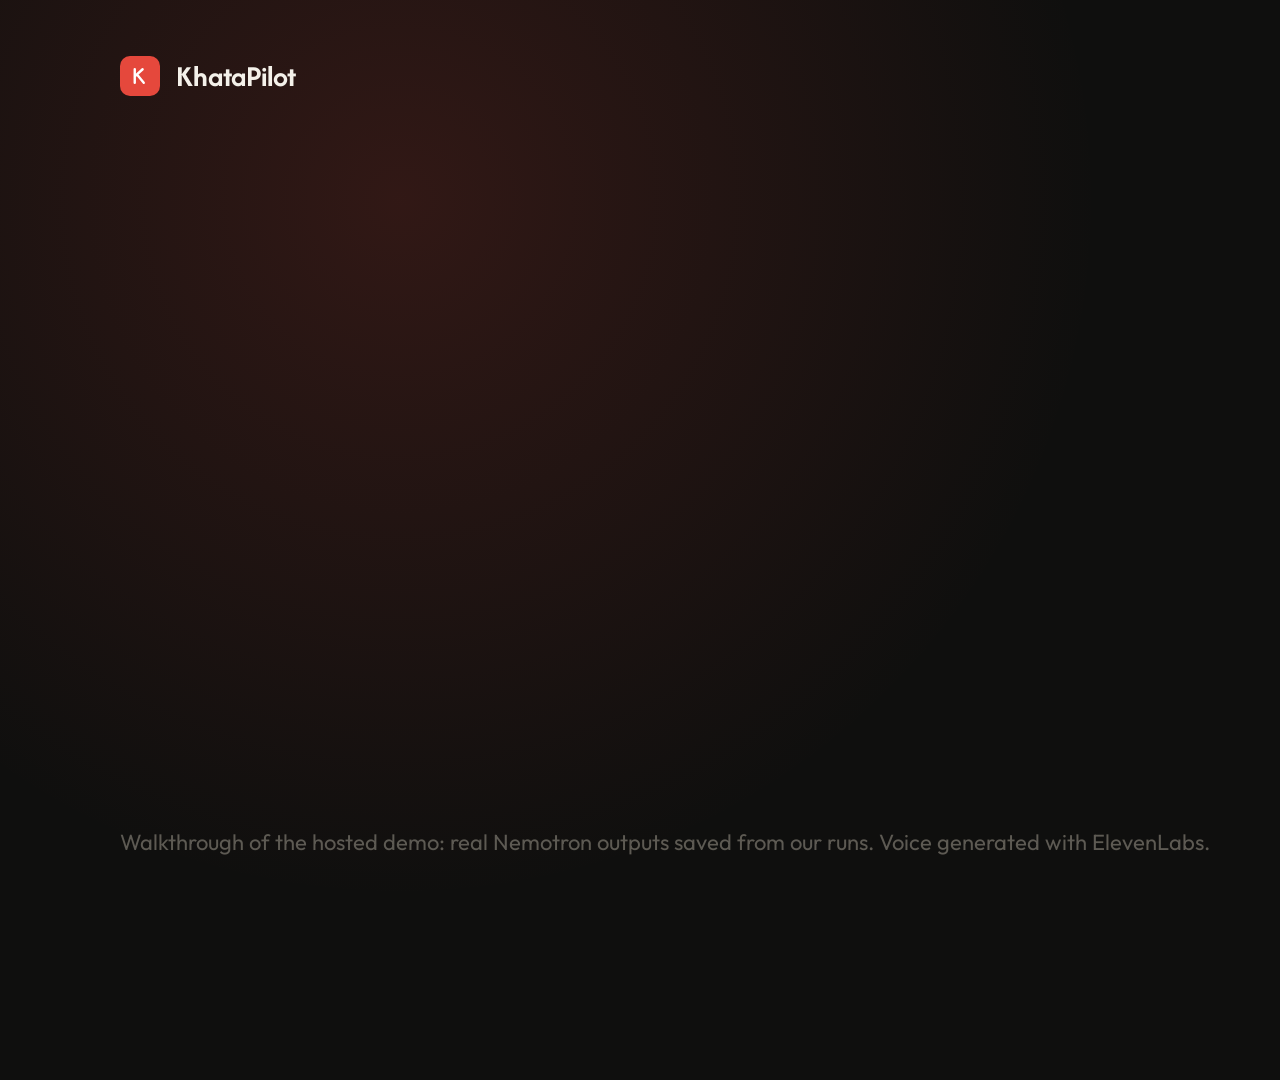
<file: tools/brag_video/launch.html>
<!doctype html>
<html lang="en"><head><meta charset="utf-8">
<title>KhataPilot launch video (long cut)</title>
<link href="https://fonts.googleapis.com/css2?family=Afacad:wght@400;500;600;700&family=Outfit:wght@400;500;700&family=JetBrains+Mono:wght@400;500&family=Noto+Sans+Devanagari:wght@400;600&display=swap" rel="stylesheet">
<style>
:root{--bg:#0f0f0e;--ink:#f4f1ea;--mut:#9a958a;--dim:#5d5a53;--red:#e5483c;--grn:#3fb67a;--card:#191917;--line:#2c2b27;--wa:#1f2c2a}
*{box-sizing:border-box;margin:0}
html,body{width:1920px;height:1080px;overflow:hidden;background:var(--bg);color:var(--ink);font-family:Afacad,system-ui,sans-serif}
#stage{position:absolute;inset:0;overflow:hidden}
#glow{position:absolute;width:1400px;height:1400px;border-radius:50%;background:radial-gradient(closest-side,rgba(229,72,60,.16),transparent);left:-300px;top:-500px}
.scene{position:absolute;inset:0;opacity:0;will-change:transform,opacity}
.a{position:absolute;opacity:0;will-change:transform,opacity}
.a.rel{position:relative}
.h1{font-weight:700;font-size:118px;line-height:1.02;letter-spacing:-.025em}
.h2{font-weight:700;font-size:84px;line-height:1.04;letter-spacing:-.02em}
.eyebrow{font:500 26px Outfit;letter-spacing:.14em;text-transform:uppercase;color:var(--mut)}
.red{color:var(--red)}.grn{color:var(--grn)}
.card{background:var(--card);border:1px solid var(--line);border-radius:14px;box-shadow:0 30px 80px rgba(0,0,0,.45)}
.bub{background:var(--wa);border-radius:4px 16px 16px 16px;padding:18px 24px 20px;font:400 34px/1.3 Outfit;width:max-content;max-width:640px}
.bub small{display:block;font:500 21px Outfit;color:#7fcdbc;margin-bottom:6px}
.mono{font-family:'JetBrains Mono',monospace}
.json{font:400 33px/1.62 'JetBrains Mono',monospace;color:#c9c4b8;white-space:pre}
.json b{font-weight:500;color:#ff8f84}.json i{font-style:normal;color:#8fd9b0}.json u{text-decoration:none;color:#e8c36a}
.chk{font:500 36px Outfit;display:flex;align-items:center;gap:22px;height:92px}
.chk .box{width:44px;height:44px;border-radius:8px;border:2px solid var(--dim);display:grid;place-items:center;font-size:30px;color:transparent}
.q{padding:22px 28px;border-bottom:1px solid var(--line)}
.q .m{font:500 31px/1.3 Outfit}.q .r{font:400 25px Outfit;color:var(--red);margin-top:6px}
.tab{font:600 34px Outfit;color:var(--dim);padding:0 6px 16px}
.stat{font:700 230px/1 Afacad;letter-spacing:-.04em}
.cap{font:400 32px/1.35 Outfit;color:var(--mut);max-width:720px}
.btn{background:var(--red);color:#fff;font:600 36px Outfit;padding:22px 40px;border-radius:10px;display:inline-block}
.tag{font:500 22px Outfit;letter-spacing:.06em;text-transform:uppercase;border:1px solid var(--line);border-radius:6px;padding:8px 14px;color:var(--mut);display:inline-block}
.step{width:380px;height:300px;padding:34px}.step .n{font:500 26px 'JetBrains Mono';color:var(--red)}.step h3{font:700 54px/1.05 Afacad;margin-top:22px}.step p{font:400 28px/1.35 Outfit;color:var(--mut);margin-top:14px}
.row{display:flex;gap:40px;padding:22px 0;border-bottom:1px solid var(--line)}.row .k{width:260px;font:500 24px Outfit;letter-spacing:.08em;text-transform:uppercase;color:var(--mut);padding-top:6px;flex:none}.row .v{font:400 32px/1.35 Outfit}
.tile{padding:26px 30px;margin-bottom:22px}.tile b{display:block;font:700 76px/1 Afacad;letter-spacing:-.02em}.tile span{font:400 26px Outfit;color:var(--mut)}
.sq{width:56px;height:56px;border-radius:8px}
.bar{height:84px;border-radius:10px}
#foot{position:absolute;left:120px;bottom:44px;font:400 22px Outfit;color:var(--dim)}
#prog{position:absolute;left:0;bottom:0;height:5px;background:var(--red);width:0}
#brand{position:absolute;left:120px;top:56px;display:flex;align-items:center;gap:16px;font:700 30px Afacad}
#brand svg{width:40px;height:40px;background:var(--red);border-radius:10px;padding:8px;stroke:#fff}
</style></head><body>
<div id="stage">
<div id="glow"></div>
<div id="brand"><svg viewBox="0 0 32 32" fill="none" stroke-width="3.2" stroke-linecap="round" stroke-linejoin="round"><path d="M9 7v18M9 16.5L19.5 7M12 14l9 11"/></svg>KhataPilot</div>

<!-- S1 hook + problem (0-10) -->
<section class="scene" data-in="0" data-out="10">
  <div class="a h1" data-words="0.25" style="left:120px;top:230px;width:900px">Every shop in India runs on WhatsApp.</div>
  <div class="a cap" data-at="4.4" data-fx="up" style="left:124px;top:660px">Orders. Payments. Complaints. One chat, in Hinglish.</div>
  <div class="a cap" data-at="7.0" data-fx="up" style="left:124px;top:790px;color:var(--ink)">The owner keeps the books in their head.</div>
  <div class="a bub" data-at="0.9" data-fx="pop" style="left:1130px;top:170px;border:2px solid var(--red)"><small>Kapoor</small><span data-type="1.1" data-cps="34" data-text="Kapoor traders ne 3,000 bhej diye"></span></div>
  <div class="a bub" data-at="2.4" data-fx="pop" style="left:1130px;top:360px;font-size:30px"><small>Unknown number</small>Payment kar diya hai 12,000 ka, check kar lena</div>
  <div class="a bub" data-at="3.6" data-fx="pop" style="left:1130px;top:575px;font-size:30px"><small>Gupta store</small>Namak ke packet leak ho rahe hain, complaint ki</div>
  <div class="a bub" data-at="4.8" data-fx="pop" style="left:1130px;top:790px;font-size:30px"><small>Ramesh bhai</small>6,500 pending hai, saturday ko denge</div>
</section>

<!-- S2 what it is (10-19) -->
<section class="scene" data-in="10" data-out="19">
  <div class="a eyebrow" data-at="0.2" data-fx="up" style="left:120px;top:190px">This is KhataPilot</div>
  <div class="a h2" data-at="0.3" data-fx="up" style="left:120px;top:236px">WhatsApp in. <span class="red">Books out.</span></div>
  <div class="a card step" data-at="1.4" data-fx="up" style="left:120px;top:480px"><div class="n">01</div><h3>Messages</h3><p>Hinglish, as they arrive</p></div>
  <div class="a card step" data-at="2.8" data-fx="up" style="left:560px;top:480px"><div class="n">02</div><h3>Nemotron <span class="red">reads</span></h3><p>into structured data</p></div>
  <div class="a card step" data-at="4.4" data-fx="up" style="left:1000px;top:480px"><div class="n">03</div><h3>Code <span class="red">decides</span></h3><p>ledger, queue, reminders</p></div>
  <div class="a card step" data-at="6.2" data-fx="up" style="left:1440px;top:480px;border-color:#5a2420"><div class="n">04</div><h3>You <span class="red">press send</span></h3><p>a person on every send</p></div>
</section>

<!-- S3 Nemotron reads (19-33.5) -->
<section class="scene" data-in="19" data-out="33.5">
  <div class="a eyebrow" data-at="0.2" data-fx="up" style="left:120px;top:190px">Step 1</div>
  <div class="a h2" data-at="0.3" data-fx="up" style="left:120px;top:236px">Nemotron <span class="red">reads.</span></div>
  <div class="a bub" data-at="0.9" data-fx="pop" style="left:120px;top:520px"><small>Kapoor</small>Kapoor traders ne 3,000 bhej diye</div>
  <svg class="a" data-at="2.4" data-fx="fade" style="left:690px;top:545px" width="200" height="80" viewBox="0 0 200 80"><path d="M6 40H176M148 14l28 26-28 26" fill="none" stroke="#e5483c" stroke-width="5" stroke-linecap="round" stroke-linejoin="round" data-draw="2.4"/></svg>
  <div class="a card" data-at="2.6" data-fx="up" style="left:900px;top:170px;width:900px;height:640px;padding:36px 44px">
    <div class="tag">NVIDIA Nemotron-3-Nano-30B-A3B · Nebius Token Factory</div>
    <div class="json" style="margin-top:26px"><span data-type="4.0" data-cps="48" data-json="1" data-text='{
  "intent":    "payment_received",
  "party":     "Kapoor traders",
  "amount_inr": 3000,
  "direction": "customer_owes_us",
  "due_date":  null
}'></span></div>
    <div class="a mono" data-at="9.0" data-fx="up" style="position:absolute;left:44px;bottom:36px;font-size:24px;white-space:nowrap;color:var(--mut)">4.5 s &nbsp;·&nbsp; 1,344 prompt tokens &nbsp;·&nbsp; 334 completion tokens</div>
  </div>
  <div class="a" data-at="10.2" data-fx="up" style="left:120px;top:810px;font:500 40px Outfit">Who, what, how much, which way. <span style="color:var(--mut)">Nothing else.</span></div>
</section>

<!-- S4 trace + perf (33.5-42) -->
<section class="scene" data-in="33.5" data-out="42">
  <div class="a eyebrow" data-at="0.2" data-fx="up" style="left:120px;top:150px">Every message, explained</div>
  <div class="a card" data-at="0.4" data-fx="up" style="left:120px;top:210px;width:1080px;padding:20px 40px 26px">
    <div style="font:600 32px Outfit;padding:10px 0 12px">How Nemotron read it <span class="tag grn" style="margin-left:16px;border-color:#2a5a44">Written to ledger</span></div>
    <div class="row a rel" data-at="1.0" data-fx="left"><div class="k">Message</div><div class="v">Kapoor traders ne 3,000 bhej diye</div></div>
    <div class="row a rel" data-at="2.0" data-fx="left"><div class="k">Plain English</div><div class="v">Kapoor traders: 3000 applied to dues</div></div>
    <div class="row a rel" data-at="3.0" data-fx="left"><div class="k">Raw output</div><div class="v mono" style="font-size:25px;color:#c9c4b8;word-break:break-all">{"intent":"payment_received","party":"Kapoor traders","amount_inr":3000,"direction":"customer_owes_us"}</div></div>
    <div class="row a rel" data-at="4.0" data-fx="left" style="border:0"><div class="k">Time · tokens</div><div class="v mono" style="font-size:28px">4.5 s · 1,344 in · 334 out</div></div>
  </div>
  <div style="position:absolute;left:1280px;top:210px;width:520px">
    <div class="a eyebrow" data-at="2.2" data-fx="up" style="margin-bottom:22px;font-size:22px">The 28 demo messages</div>
    <div class="a card tile rel" data-at="2.6" data-fx="left"><b>5.0 s</b><span>average per message, reasoning on</span></div>
    <div class="a card tile rel" data-at="3.4" data-fx="left"><b>37,726</b><span>prompt tokens, from Token Factory's usage field</span></div>
    <div class="a card tile rel" data-at="4.2" data-fx="left"><b>20,513</b><span>completion tokens</span></div>
  </div>
</section>

<!-- S5 code checks (42-55.5) -->
<section class="scene" data-in="42" data-out="55.5">
  <div class="a eyebrow" data-at="0.2" data-fx="up" style="left:120px;top:190px">Step 2</div>
  <div class="a h2" data-at="0.3" data-fx="up" style="left:120px;top:236px">Code <span class="red">checks.</span></div>
  <div style="position:absolute;left:120px;top:440px;width:820px">
    <div class="a chk rel" data-at="1.0" data-fx="left" data-tick="1.6"><div class="box">✓</div>Intent is one we allow</div>
    <div class="a chk rel" data-at="1.9" data-fx="left" data-tick="2.5"><div class="box">✓</div>Amount is a real, positive number</div>
    <div class="a chk rel" data-at="2.8" data-fx="left" data-tick="3.4"><div class="box">✓</div>Quantities and dates are valid</div>
    <div class="a chk rel" data-at="3.7" data-fx="left" data-tick="4.3"><div class="box">✓</div>Not the same message twice in 10 min</div>
  </div>
  <div class="a card" data-at="5.0" data-fx="up" style="left:1020px;top:190px;width:780px;overflow:hidden">
    <div style="padding:26px 28px 18px;font:600 30px Outfit">Needs your decision <span class="red">· 4</span></div>
    <div class="q a rel" data-at="6.0" data-fx="left"><div class="m">Payment kar diya hai 12,000 ka, check kar lena</div><div class="r">payment received but payer is not identified</div></div>
    <div class="q a rel" data-at="7.2" data-fx="left"><div class="m">Last time ka maal kharab tha, 3 bori atta wapas lena hai</div><div class="r">complaint: needs the owner's attention</div></div>
    <div class="q a rel" data-at="8.4" data-fx="left"><div class="m">Namak ke packet leak ho rahe hain, Gupta store ne complaint ki</div><div class="r">complaint: needs the owner's attention</div></div>
    <div class="q a rel" data-at="9.6" data-fx="left" style="border:0"><div class="m">Kal shop band rahegi, sabko bata dena</div><div class="r">could not classify this message</div></div>
  </div>
  <div class="a" data-at="10.6" data-fx="up" style="left:120px;top:880px;font:500 40px Outfit">The model never touches the books. <span style="color:var(--mut)">Nothing is guessed.</span></div>
</section>

<!-- S6 briefing (55.5-65) -->
<section class="scene" data-in="55.5" data-out="65">
  <div class="a eyebrow" data-at="0.2" data-fx="up" style="left:120px;top:190px">Every morning</div>
  <div class="a h2" data-at="0.3" data-fx="up" style="left:120px;top:236px">The briefing, in <span class="red">your language.</span></div>
  <div class="a" data-at="0.7" data-fx="up" style="left:120px;top:440px;display:flex;gap:56px">
    <div class="tab" id="t0">English</div><div class="tab" id="t1">Hinglish</div><div class="tab" id="t2" style="font-family:'Noto Sans Devanagari'">हिन्दी</div>
  </div>
  <div id="tabline" class="a" data-at="0.7" data-fx="fade" style="left:120px;top:516px;height:4px;width:110px;background:var(--red)"></div>
  <div class="a card" data-at="0.8" data-fx="up" style="left:120px;top:540px;width:1180px;height:440px;padding:30px 38px;overflow:hidden"><div id="brief" style="font:400 31px/1.42 Outfit;color:#e7e3da"></div></div>
  <div class="a" data-at="6.0" data-fx="left" style="left:1370px;top:560px;width:430px">
    <div class="tag grn" style="border-color:#2a5a44">Verified against the ledger</div>
    <div class="cap" style="margin-top:22px;font-size:30px">Code checks every figure in the text against the books before it is shown.</div>
  </div>
</section>

<!-- S7 reminders (65-75.5) -->
<section class="scene" data-in="65" data-out="75.5">
  <div class="a eyebrow" data-at="0.2" data-fx="up" style="left:120px;top:190px">Step 3</div>
  <div class="a h2" data-at="0.3" data-fx="up" style="left:120px;top:236px">Written by code.<br><span class="red">You press send.</span></div>
  <div class="a card" data-at="0.8" data-fx="up" style="left:780px;top:150px;width:520px;padding:30px 32px">
    <div class="tag" style="font-size:18px">Reminder · written by code</div>
    <div style="font:400 28px/1.42 Outfit;margin-top:18px;white-space:pre-line">Namaste Kapoor traders,
Aapke baaki payments:

Shree Fruits – Rs 3,000 – 22 Oct

Total: Rs 3,000

Jald se jald hisaab clear kare.
Thank you</div>
    <div style="margin-top:26px"><span class="btn" id="wabtn" style="font-size:30px;padding:18px 32px">Open WhatsApp</span></div>
  </div>
  <div class="a card" data-at="3.0" data-fx="up" style="left:1340px;top:150px;width:480px;padding:30px 32px">
    <div class="tag" style="font-size:18px">Supplier reorder · waits for approval</div>
    <div style="font:400 28px/1.42 Outfit;margin-top:18px">Namaste Mehta ji, hamein sugar 70 kg, parle‑g 50 packet, dal 25 kg, namak 15 kg, tel 13 dabba, aur chai patti 6 kg chahiye. Kab tak bhej sakte hain?</div>
    <div style="margin-top:26px"><span class="btn" style="background:#2c2b27;font-size:30px;padding:18px 32px">Approve</span></div>
  </div>
  <div id="cursor" class="a" data-at="4.6" data-fx="fade" style="left:900px;top:900px;width:36px;height:36px"><svg viewBox="0 0 24 24" width="36" height="36"><path d="M3 2l7 19 3-8 8-3z" fill="#fff" stroke="#000" stroke-width="1.5" stroke-linejoin="round"/></svg></div>
  <div class="a cap" data-at="5.0" data-fx="up" style="left:124px;top:720px;max-width:600px">Reminders hold money, so code builds them from the closing balances. The model writes none of it. Nothing goes out automatically.</div>
</section>

<!-- S8 accuracy (75.5-89) -->
<section class="scene" data-in="75.5" data-out="89">
  <div class="a eyebrow" data-at="0.2" data-fx="up" style="left:120px;top:170px">We measured it · 48 hand-labelled Hinglish messages</div>
  <div class="a stat" data-at="0.5" data-fx="up" style="left:112px;top:220px"><span id="n1">60</span><span class="red">–</span><span id="n2">60</span>%</div>
  <div class="a cap" data-at="1.6" data-fx="up" style="left:124px;top:500px;max-width:1100px">read exactly right by Nemotron plus our validation code, across four runs.</div>
  <div id="grid" style="position:absolute;left:120px;top:640px;width:900px"></div>
  <div class="a" data-at="3.0" data-fx="up" style="left:1130px;top:640px;width:700px">
    <div style="display:flex;align-items:center;gap:16px;font:500 30px Outfit"><span class="sq" style="width:28px;height:28px;background:#5d5a53"></span>28 from our demo set</div>
    <div style="display:flex;align-items:center;gap:16px;font:500 30px Outfit;margin-top:20px"><span class="sq" style="width:28px;height:28px;background:var(--red)"></span>20 written after the prompt was frozen</div>
    <div class="cap" style="font-size:28px;margin-top:22px">On those 20 the model scored 85% to 95%.</div>
  </div>
</section>

<!-- S9 misses (89-103.5) -->
<section class="scene" data-in="89" data-out="103.5">
  <div class="a eyebrow" data-at="0.2" data-fx="up" style="left:120px;top:190px">Honest about it</div>
  <div class="a h2" data-at="0.3" data-fx="up" style="left:120px;top:236px">Where it <span class="red">misses.</span></div>
  <div class="a bub" data-at="1.2" data-fx="pop" style="left:120px;top:470px"><small>Ramesh bhai</small>Ramesh bhai ka 6,500 pending hai, saturday ko denge</div>
  <div class="a cap" data-at="2.6" data-fx="up" style="left:124px;top:660px;max-width:760px">Almost every miss is the wrong <b style="color:var(--ink)">direction</b>: who owes whom.</div>
  <div class="a card" data-at="4.4" data-fx="up" style="left:1000px;top:220px;width:800px;padding:40px 44px">
    <div class="eyebrow" style="font-size:22px">Model alone, 4 runs</div>
    <div style="font:700 110px/1 Afacad;margin-top:8px">92–98%</div>
    <div class="eyebrow" style="font-size:22px;margin-top:34px">With two grammar guards</div>
    <div style="font:700 110px/1 Afacad;margin-top:8px;color:var(--grn)">48 / 48</div>
    <div class="a tag" data-at="8.4" data-fx="up" style="margin-top:26px;border-color:#6b3a14;color:#e8a35a;font-size:20px;position:relative">In-sample: guards were written after we saw the misses</div>
  </div>
  <div class="a cap" data-at="9.6" data-fx="up" style="left:124px;top:800px;max-width:760px;font-size:30px">A known customer's record also overrides a wrong direction.</div>
</section>

<!-- S10 reasoning (103.5-112.5) -->
<section class="scene" data-in="103.5" data-out="112.5">
  <div class="a eyebrow" data-at="0.2" data-fx="up" style="left:120px;top:190px">28-message demo set</div>
  <div class="a h2" data-at="0.3" data-fx="up" style="left:120px;top:236px">Reasoning stays <span class="red">on.</span></div>
  <div class="a" data-at="1.2" data-fx="up" style="left:120px;top:470px;font:500 32px Outfit">Reasoning on</div>
  <div class="a bar" id="b1" data-at="1.2" data-fx="fade" style="left:120px;top:520px;width:0;background:var(--grn)"></div>
  <div class="a mono" id="l1" data-at="1.2" data-fx="fade" style="left:120px;top:540px;font-size:36px;color:#06130c;padding-left:26px">96.4%</div>
  <div class="a" data-at="3.0" data-fx="up" style="left:120px;top:660px;font:500 32px Outfit">Reasoning off</div>
  <div class="a bar" id="b2" data-at="3.0" data-fx="fade" style="left:120px;top:710px;width:0;background:#5d5a53"></div>
  <div class="a mono" id="l2" data-at="3.0" data-fx="fade" style="left:120px;top:730px;font-size:36px;padding-left:26px">57%</div>
  <div class="a cap" data-at="5.0" data-fx="left" style="left:1280px;top:520px;max-width:520px">About <b style="color:var(--ink)">7× faster</b>, but far less reliable. So we keep it on.</div>
</section>

<!-- S11 next (112.5-123) -->
<section class="scene" data-in="112.5" data-out="123">
  <div class="a eyebrow" data-at="0.2" data-fx="up" style="left:120px;top:190px">What's next</div>
  <div class="a h2" data-at="0.3" data-fx="up" style="left:120px;top:236px">Next: <span class="red">invoices and Indic.</span></div>
  <div class="a card" data-at="1.4" data-fx="up" style="left:120px;top:470px;width:820px;padding:34px 40px"><div style="font:700 46px Afacad">Invoice photos</div><div class="cap" style="font-size:30px;margin-top:10px">Read with a vision Nemotron, once it is serverless.</div></div>
  <div class="a card" data-at="2.8" data-fx="up" style="left:980px;top:470px;width:820px;padding:34px 40px"><div style="font:700 46px Afacad">Indic-tuned Nemotron</div><div class="cap" style="font-size:30px;margin-top:10px">For Hinglish generation that does not drift to English.</div></div>
  <div class="a" data-at="4.8" data-fx="up" style="left:120px;top:730px;display:flex;gap:18px"><span class="tag" style="font-size:26px;padding:12px 20px">MIT licence</span><span class="tag" style="font-size:26px;padding:12px 20px">Free hosted demo</span><span class="tag" style="font-size:26px;padding:12px 20px">No key, no cost</span></div>
  <div class="a mono" data-at="6.0" data-fx="up" style="left:124px;top:850px;font-size:32px;color:var(--mut)">github.com/ShlokVasandani/khatapilot</div>
</section>

<!-- S12 outro (123-128.5) -->
<section class="scene" data-in="123" data-out="130">
  <div class="a" data-at="0.2" data-fx="scale" style="left:880px;top:130px;width:160px;height:160px"><svg viewBox="0 0 32 32" width="160" height="160" fill="none" stroke="#fff" stroke-width="3.2" stroke-linecap="round" stroke-linejoin="round" style="background:#e5483c;border-radius:36px;padding:32px"><path d="M9 7v18M9 16.5L19.5 7M12 14l9 11"/></svg></div>
  <div class="a h1" data-at="0.5" data-fx="up" style="left:0;top:330px;width:1920px;text-align:center;font-size:150px">KhataPilot</div>
  <div class="a" data-at="1.0" data-fx="up" style="left:0;top:540px;width:1920px;text-align:center;font:600 62px Afacad">The model reads.</div>
  <div class="a" data-at="1.9" data-fx="up" style="left:0;top:620px;width:1920px;text-align:center;font:600 62px Afacad">Code decides.</div>
  <div class="a" data-at="2.8" data-fx="up" style="left:0;top:700px;width:1920px;text-align:center;font:600 62px Afacad;color:var(--red)">You press send.</div>
  <div class="a mono" data-at="3.6" data-fx="up" style="left:0;top:880px;width:1920px;text-align:center;font-size:30px;color:var(--mut)">github.com/ShlokVasandani/khatapilot &nbsp;·&nbsp; shlokvasandani.github.io/khatapilot</div>
  <div class="a" data-at="3.9" data-fx="up" style="left:0;top:940px;width:1920px;text-align:center;font:400 26px Outfit;color:var(--dim)">Built for the Nebius × NVIDIA Global AI Hackathon</div>
</section>

<div id="foot">Walkthrough of the hosted demo: real Nemotron outputs saved from our runs. Voice generated with ElevenLabs.</div>
<div id="prog"></div>
</div>

<script>
window.TOTAL=128.5;const TOTAL=window.TOTAL;
const BR={english:"Namaste. Today is 2026-10-29. Money to collect: Rs 14,000 total, with overdue amounts first – Rs 4,500 from Sharma ji (due 2026-10-12), Rs 6,500 from Ramesh bhai (due 2026-10-17), Rs 3,000 from Kapoor traders (due 2026-10-25). Money to pay suppliers is Rs 5,000, due soon. Stock is low: sugar only 10 kg left, dal only 15 kg left, namak only 5 kg left. Four messages need your decision. First, call the overdue customers.",
hinglish:"Namaste! Aaj Rs 14,000 vasool karna hai. Sabse pehle Sharma ji ka Rs 4,500, Ramesh bhai ka Rs 6,500, Kapoor traders ka Rs 3,000 collect karna hai. Rs 5,000 suppliers ko aaj dena hai. Sugar sirf 10 kg bacha hai, order kar dein. Dal sirf 15 kg bacha hai, order kar dein. Namak sirf 5 kg bacha hai, order kar dein. 4 messages aapke decision ka wait kar rahe hain. Sabse pehle Sharma ji ka Rs 4,500 collect karo.",
hindi:"नमस्ते! आज Rs 14,000 वसूल करने हैं। सबसे पहले Sharma ji का Rs 4,500, फिर Ramesh bhai का Rs 6,500, और Kapoor traders का Rs 3,000 बकाया है। Rs 5,000 सप्लायरों को भुगतान करना है। चीनी में केवल 10 kg बचा है, दाल में 15 kg बचा है, नमक में केवल 5 kg बचा है। संदेशों में निर्णय की जरूरत है: 4। पहले Sharma ji से Rs 4,500 वसूल करें।"};
const TABS=[[1.0,"english"],[3.8,"hinglish"],[6.2,"hindi"]];
const $=(s,r=document)=>[...r.querySelectorAll(s)];
const cl=(x,a=0,b=1)=>Math.min(b,Math.max(a,x));
const eo=p=>1-Math.pow(1-p,3), eb=p=>{const c=1.70158,d=c+1;return 1+d*Math.pow(p-1,3)+c*Math.pow(p-1,2)};
$('[data-words]').forEach(el=>{const w=el.textContent.trim().split(/\s+/);el.innerHTML=w.map(x=>`<span class="w" style="display:inline-block;opacity:0">${x}&nbsp;</span>`).join('');});
const scenes=$('.scene');
scenes.forEach(s=>{const i=+s.dataset.in;$('*',s).forEach(e=>e._in=i);});
// squares grid (S8)
(function(){const g=document.getElementById('grid');for(let i=0;i<48;i++){const d=document.createElement('div');d.className='sq a';d.style.cssText=`position:absolute;left:${(i%12)*70}px;top:${Math.floor(i/12)*70}px;background:${i<28?'#5d5a53':'#e5483c'}`;d.dataset.sq=i;g.appendChild(d);}})();
function colorJSON(s){return s.replace(/"([a-z_]+)":/g,'<b>"$1":</b>').replace(/: +("[^"]*")/g,(m,v)=>m.replace(v,`<i>${v}</i>`)).replace(/(\d+)(,?\n)/g,'<u>$1</u>$2').replace(/null/g,'<u>null</u>');}
const sc=id=>scenes.find(s=>s.id===id);
function render(t){
  scenes.forEach(s=>{const i=+s.dataset.in,o=+s.dataset.out;const pin=cl((t-i)/0.35),pout=cl((t-(o-0.35))/0.35);
    const on=t>=i&&t<o;s.style.opacity=on?Math.min(eo(pin),1-eo(pout)):0;
    s.style.transform=`translateY(${(1-eo(pin))*14-eo(pout)*14}px) scale(${1+0.018*cl((t-i)/(o-i))})`;s.style.display=on?'block':'none';});
  $('.a').forEach(el=>{
    const sceneIn=el.closest('.scene')?+el.closest('.scene').dataset.in:0;const lt=t-sceneIn;
    if(el.dataset.words){const st=+el.dataset.words;$('.w',el).forEach((w,k)=>{const p=eo(cl((lt-st-k*0.13)/0.5));w.style.opacity=p;w.style.transform=`translateY(${(1-p)*30}px)`;});el.style.opacity=1;return;}
    if(el.dataset.sq!==undefined){const p=eo(cl((lt-1.0-(+el.dataset.sq)*0.07)/0.3));el.style.opacity=p;el.style.transform=`scale(${0.6+0.4*p})`;return;}
    const at=+el.dataset.at;if(isNaN(at))return;const fx=el.dataset.fx||'fade';const p=cl((lt-at)/0.55);
    let tr='';if(fx==='up')tr=`translateY(${(1-eo(p))*34}px)`;else if(fx==='left')tr=`translateX(${(1-eo(p))*-48}px)`;
    else if(fx==='pop')tr=`scale(${0.82+0.18*eb(p)}) translateY(${(1-eo(p))*24}px)`;else if(fx==='scale')tr=`scale(${0.5+0.5*eb(p)})`;
    el.style.opacity=eo(p);el.style.transform=tr;});
  $('[data-type]').forEach(el=>{const lt=t-el.closest('.scene').dataset.in;const st=+el.dataset.type,cps=+el.dataset.cps,txt=el.dataset.text;const n=Math.floor(cl((lt-st)*cps,0,txt.length));const s=txt.slice(0,n);
    if(el.dataset.json)el.innerHTML=colorJSON(s)+(n<txt.length&&lt>st?'<span style="color:#e5483c">▌</span>':'');else el.textContent=s+(n<txt.length&&lt>st?'▌':'');});
  $('[data-draw]').forEach(p=>{const lt=t-p.closest('.scene').dataset.in;const L=p.getTotalLength?p.getTotalLength():300;p.style.strokeDasharray=L;p.style.strokeDashoffset=L*(1-eo(cl((lt-(+p.dataset.draw))/0.7)));});
  $('[data-tick]').forEach(el=>{const lt=t-el.closest('.scene').dataset.in;const q=cl((lt-(+el.dataset.tick))/0.25);const b=$('.box',el)[0];b.style.background=q>0?`rgba(63,182,122,${q})`:'transparent';b.style.borderColor=q>0?'#3fb67a':'';b.style.color=q>0?'#06130c':'transparent';b.style.transform=`scale(${1+0.25*Math.sin(q*Math.PI)})`;});
  // S8 count-up
  {const lt=t-75.5;const q=eo(cl((lt-0.6)/1.8));document.getElementById('n1').textContent=Math.round(60+32*q);document.getElementById('n2').textContent=Math.round(60+38*q);}
  // S10 bars
  {const lt=t-103.5;const q1=eo(cl((lt-1.3)/1.1)),q2=eo(cl((lt-3.1)/1.1));const b1=document.getElementById('b1'),b2=document.getElementById('b2');
   b1.style.width=(1180*0.964*q1)+'px';b2.style.width=(1180*0.57*q2)+'px';document.getElementById('l1').style.opacity=q1>.4?1:0;document.getElementById('l2').style.opacity=q2>.4?1:0;}
  // S6 briefing tabs
  {const lt=t-55.5;let cur=0;TABS.forEach((x,i)=>{if(lt>=x[0])cur=i;});const lang=TABS[cur][1],st=TABS[cur][0];const words=BR[lang].split(/(?<=\s)/);
   const n=Math.floor(cl((lt-st-0.15)*(lang==='hindi'?26:34),0,words.length));const b=document.getElementById('brief');b.textContent=words.slice(0,n).join('');b.style.fontFamily=lang==='hindi'?"'Noto Sans Devanagari',Outfit":'Outfit';
   [0,1,2].forEach(i=>document.getElementById('t'+i).style.color=i===cur?'#f4f1ea':'#5d5a53');
   const tl=document.getElementById('tabline');const xs=[120,285,457],ws=[112,128,86];const tt=cl((lt-st)/0.35);const pv=Math.max(0,cur-1);
   const x0=cur===0?xs[0]:xs[pv],w0=cur===0?ws[0]:ws[pv];tl.style.left=(x0+(xs[cur]-x0)*eo(tt))+'px';tl.style.width=(w0+(ws[cur]-w0)*eo(tt))+'px';}
  // S7 cursor + button
  {const lt=t-65;const c=document.getElementById('cursor');const q=eo(cl((lt-4.7)/1.2));c.style.left=(1250-(1250-1000)*q+0)+'px';c.style.top=(900-(900-715)*q)+'px';
   const press=cl((lt-6.3)/0.15)-cl((lt-6.45)/0.2);const b=document.getElementById('wabtn');b.style.transform=`scale(${1-0.06*press})`;b.style.background=lt>6.4?'#3fb67a':'#e5483c';b.textContent=lt>6.4?'WhatsApp opens. You send.':'Open WhatsApp';}
  document.getElementById('prog').style.width=(100*t/TOTAL)+'%';
  document.getElementById('glow').style.transform=`translate(${t*5}px,${t*2}px)`;
}
window.render=render;
document.fonts.ready.then(()=>{render(0);window.ready=true;});
</script></body></html>
</file>
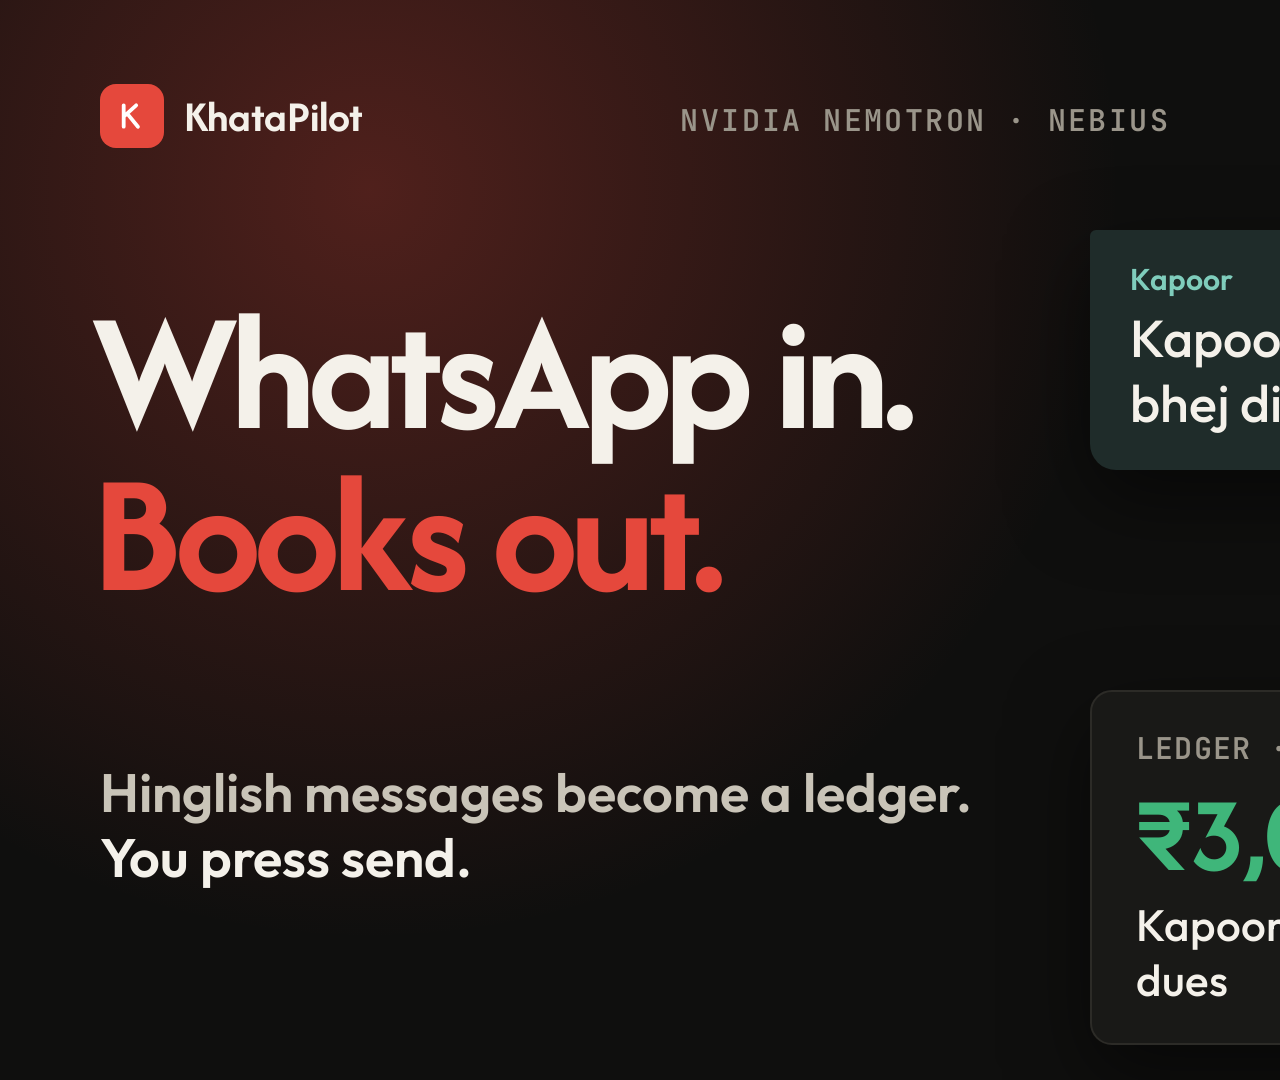
<file: tools/brag_video/thumbnail.html>
<!doctype html>
<html lang="en"><head><meta charset="utf-8"><title>KhataPilot thumbnail</title>
<link href="https://fonts.googleapis.com/css2?family=Afacad:wght@600;700&family=Outfit:wght@500;600&family=JetBrains+Mono:wght@500&display=swap" rel="stylesheet">
<style>
*{box-sizing:border-box;margin:0}
html,body{width:1920px;height:1080px;overflow:hidden;background:#0f0f0e;color:#f4f1ea;font-family:Afacad,system-ui,sans-serif}
.glow{position:absolute;width:1500px;height:1500px;border-radius:50%;background:radial-gradient(closest-side,rgba(229,72,60,.30),transparent);left:-380px;top:-560px}
.brand{position:absolute;left:100px;top:84px;display:flex;align-items:center;gap:20px;font:700 44px Afacad}
.brand svg{width:64px;height:64px;background:#e5483c;border-radius:16px;padding:13px;stroke:#fff}
h1{position:absolute;left:92px;top:290px;font-weight:700;font-size:172px;line-height:.94;letter-spacing:-.04em}
h1 span{color:#e5483c;display:block}
.sub{position:absolute;left:100px;top:760px;font:600 54px/1.2 Outfit;color:#c9c4b8;width:880px}
.sub b{color:#f4f1ea;font-weight:600}
.bub{position:absolute;left:1090px;top:230px;background:#1f2c2a;border-radius:6px 26px 26px 26px;padding:30px 40px 34px;font:500 52px/1.25 Outfit;width:720px;box-shadow:0 30px 80px rgba(0,0,0,.5)}
.bub small{display:block;font:600 30px Outfit;color:#7fcdbc;margin-bottom:8px}
.arrow{position:absolute;left:1420px;top:520px}
.card{position:absolute;left:1090px;top:690px;width:720px;background:#191917;border:2px solid #2c2b27;border-radius:22px;padding:36px 44px;box-shadow:0 30px 80px rgba(0,0,0,.5)}
.card .t{font:600 30px 'JetBrains Mono';color:#9a958a;letter-spacing:.04em}
.card .v{font:700 108px/1.05 Afacad;color:#3fb67a;margin-top:10px;letter-spacing:-.02em}
.card .p{font:500 44px Outfit;margin-top:6px}
.chip{position:absolute;right:110px;top:100px;font:600 30px 'JetBrains Mono';letter-spacing:.08em;color:#9a958a;text-transform:uppercase}
</style></head><body>
<div class="glow"></div>
<div class="brand"><svg viewBox="0 0 32 32" fill="none" stroke-width="3.2" stroke-linecap="round" stroke-linejoin="round"><path d="M9 7v18M9 16.5L19.5 7M12 14l9 11"/></svg>KhataPilot</div>
<h1>WhatsApp in.<span>Books out.</span></h1>
<div class="sub">Hinglish messages become a ledger. <b>You press send.</b></div>
<div class="bub"><small>Kapoor</small>Kapoor traders ne 3,000 bhej diye</div>
<svg class="arrow" width="90" height="140" viewBox="0 0 90 140" fill="none" stroke="#e5483c" stroke-width="10" stroke-linecap="round" stroke-linejoin="round"><path d="M45 8V120M16 92l29 32 29-32"/></svg>
<div class="card"><div class="t">LEDGER · PAYMENT RECEIVED</div><div class="v">₹3,000</div><div class="p">Kapoor traders · applied to dues</div></div>
<div class="chip">NVIDIA Nemotron · Nebius</div>
</body></html>
</file>
<file: style.css>
/* KhataPilot site. Structure from Shlok's design language; palette is the khata ledger:
   warm paper, black ink, and the red ink accountants use for what is owed. */
:root{
  --color-text:#0a0908;
  --color-bg:#f4f2ed;
  --color-accent:#b3261e;
  --color-accent-on-dark:#ff7468;
  --color-paper:#fffdf9;
  --color-bubble:#e4f2dc;
  --color-dark:#0f0e0c;
  --color-line:#e4ddcf;
  --font-display:"Outfit","Avenir Next","Helvetica Neue",system-ui,sans-serif;
  --font-body:"Afacad","Avenir Next",system-ui,sans-serif;
  --spring:cubic-bezier(0.34,1.56,0.64,1);
  --spring-soft:cubic-bezier(0.3,1.3,0.6,1);
  --ease:cubic-bezier(.2,.7,.2,1);
}
*{box-sizing:border-box}
html{scroll-behavior:smooth;-webkit-text-size-adjust:100%}
html,body{margin:0}
body{background:var(--color-bg);color:var(--color-text);font:400 1.125rem/1.55 var(--font-body);-webkit-font-smoothing:antialiased;overflow-x:hidden}
img{max-width:100%;display:block}
a{color:inherit;text-decoration:none}
button{font:inherit;color:inherit;-webkit-tap-highlight-color:transparent;cursor:pointer}
::selection{background:var(--color-accent);color:#fff}
:focus-visible{outline:2px solid var(--color-accent);outline-offset:2px;border-radius:6px}
[data-dark] :focus-visible,.nav--dark :focus-visible{outline-color:var(--color-accent-on-dark)}
.skip{position:fixed;left:12px;top:-60px;z-index:100;background:var(--color-text);color:#fff;padding:10px 16px;border-radius:999px;transition:top .2s}
.skip:focus{top:12px}
.muted{color:rgb(10 9 8 / .6)}
h1,h2,h3{font-family:var(--font-display);margin:0;font-weight:700;letter-spacing:-.02em;text-wrap:balance}
p{margin:0}
.wrap{width:100%;max-width:1100px;margin:0 auto;padding:0 24px}
.wrap--narrow{max-width:800px}
main{padding-top:112px}
section[id]{scroll-margin-top:100px}

/* ---------- floating glass nav ---------- */
.nav{--sheen-x:50%;position:fixed;z-index:50;top:20px;left:50%;width:min(1100px,92%);height:64px;
  transform:translateX(-50%);border-radius:999px;display:flex;align-items:center;justify-content:space-between;padding:0 14px 0 20px;
  background:linear-gradient(180deg,rgb(255 255 255 / .34),rgb(255 255 255 / .1) 46%),rgb(255 255 255 / .12);
  -webkit-backdrop-filter:blur(10px) saturate(1.7) brightness(1.05);backdrop-filter:blur(10px) saturate(1.7) brightness(1.05);
  box-shadow:inset 0 1px 0 rgb(255 255 255 / .7),inset 0 -1px 0 rgb(255 255 255 / .22),0 14px 40px -10px rgb(0 0 0 / .22);
  transition:transform .45s var(--spring-soft),background .3s,height .45s var(--spring-soft),border-radius .45s var(--spring-soft)}
.nav::before{content:"";position:absolute;inset:0;border-radius:inherit;padding:1px;pointer-events:none;
  background:linear-gradient(160deg,rgb(255 255 255 / .9),rgb(255 255 255 / .1) 40%,rgb(255 255 255 / .5));
  -webkit-mask:linear-gradient(#000 0 0) content-box,linear-gradient(#000 0 0);-webkit-mask-composite:xor;mask-composite:exclude}
.nav__sheen{position:absolute;inset:0;border-radius:inherit;pointer-events:none;opacity:0;transition:opacity .3s;
  background:radial-gradient(240px 120px at var(--sheen-x) 0%,rgb(255 255 255 / .55),transparent 70%)}
@media (hover:hover) and (pointer:fine){.nav:hover .nav__sheen{opacity:1}}
.nav.is-scrolled{transform:translateX(-50%) translateY(-6px) scale(.965);background:linear-gradient(180deg,rgb(255 255 255 / .46),rgb(255 255 255 / .2) 46%),rgb(255 255 255 / .2);-webkit-backdrop-filter:blur(14px) saturate(1.7);backdrop-filter:blur(14px) saturate(1.7)}
.nav__logo{display:flex;align-items:center;gap:10px;font-family:var(--font-display);font-weight:700;font-size:1.15rem;letter-spacing:-.02em;position:relative}
.mark{width:32px;height:32px;border-radius:10px;background:var(--color-accent);color:#fff;display:grid;place-items:center;transition:transform .3s var(--spring)}
.mark svg{width:18px;height:18px}
.nav__logo:hover .mark{transform:rotate(-8deg) scale(1.08)}
.nav__links{position:relative;display:flex;align-items:center;gap:2px}
.nav__links a{position:relative;z-index:1;padding:9px 16px;border-radius:999px;font-size:.95rem;color:rgb(10 9 8 / .64);text-shadow:0 1px 0 rgb(255 255 255 / .5);transition:color .2s}
.nav__links a:hover,.nav__links a:focus-visible,.nav__links a.is-current{color:var(--color-text)}
.nav__links a.is-current{color:var(--color-accent)}
.nav__links .nav__cta{margin-left:6px;background:var(--color-text);color:#fff;text-shadow:none;font-weight:600}
.nav__links .nav__cta:hover{color:#fff}
.nav__blob{position:absolute;left:0;top:50%;height:38px;width:0;border-radius:999px;background:rgb(255 255 255 / .6);box-shadow:inset 0 1px 0 rgb(255 255 255 / .9),0 4px 14px -6px rgb(0 0 0 / .2);
  transform:translate(0,-50%);opacity:0;pointer-events:none;
  transition:transform .5s var(--spring),width .5s cubic-bezier(.3,1.3,.6,1),opacity .2s}
.nav__blob.is-on{opacity:1;animation:squish .5s var(--ease)}
@keyframes squish{35%{scale:1.06 .82}}
.nav__toggle{display:none;width:40px;height:40px;border-radius:50%;border:0;background:rgb(255 255 255 / .5);position:relative}
.nav__toggle i{position:absolute;left:12px;right:12px;height:2px;background:currentColor;border-radius:2px;transition:transform .35s var(--spring),top .35s var(--spring)}
.nav__toggle i:first-child{top:16px}.nav__toggle i:last-child{top:22px}
.nav[data-open="true"] .nav__toggle i:first-child{top:19px;transform:rotate(45deg)}
.nav[data-open="true"] .nav__toggle i:last-child{top:19px;transform:rotate(-45deg)}
/* dark variant over dark sections */
.nav--dark{background:linear-gradient(180deg,rgb(255 255 255 / .14),rgb(255 255 255 / .04) 46%),rgb(20 18 16 / .45);box-shadow:inset 0 1px 0 rgb(255 255 255 / .25),inset 0 -1px 0 rgb(255 255 255 / .06),0 14px 40px -10px rgb(0 0 0 / .5);color:#fff}
.nav--dark .nav__links a{color:rgb(255 255 255 / .66);text-shadow:none}
.nav--dark .nav__links a:hover,.nav--dark .nav__links a:focus-visible{color:#fff}
.nav--dark .nav__links a.is-current{color:var(--color-accent-on-dark)}
.nav--dark .nav__links .nav__cta{background:#fff;color:var(--color-text)}
.nav--dark .nav__blob{background:rgb(255 255 255 / .14);box-shadow:inset 0 1px 0 rgb(255 255 255 / .25)}
.nav--dark .nav__toggle{background:rgb(255 255 255 / .14)}
@media (max-width:820px){
  .nav[data-open="true"]{background:linear-gradient(180deg,rgb(255 253 249 / .9),rgb(255 253 249 / .78))}
  .nav{height:56px;border-radius:28px;padding:0 8px 0 16px;align-items:flex-start;overflow:hidden}
  .nav__logo{height:56px}
  .nav__toggle{display:block;margin-top:8px}
  .nav__links{position:absolute;left:0;right:0;top:56px;flex-direction:column;align-items:stretch;padding:4px 12px 14px;gap:2px;opacity:0;pointer-events:none;transform:translateY(-6px);transition:opacity .3s,transform .45s var(--spring-soft)}
  .nav[data-open="true"]{height:372px;border-radius:28px}
  .nav[data-open="true"] .nav__links{opacity:1;pointer-events:auto;transform:none}
  .nav__links a{padding:12px 16px;font-size:1.05rem}
  .nav__links .nav__cta{margin:6px 0 0;text-align:center}
  .nav__blob{display:none}
}

/* ---------- buttons ---------- */
.btn{display:inline-flex;align-items:center;justify-content:center;gap:8px;padding:15px 26px;border-radius:999px;border:1px solid transparent;font-weight:600;font-size:1.02rem;
  transition:transform .35s var(--spring),background .2s,box-shadow .2s;will-change:transform}
.btn:hover,.btn:focus-visible{transform:translateY(-2px) scale(1.03)}
.btn:active{transform:scale(.96);transition-duration:.1s}
.btn--primary{background:var(--color-accent);color:#fff}
.btn--ghost{background:transparent;border-color:rgb(10 9 8 / .25)}
.btn--ghost:hover{background:rgb(10 9 8 / .05)}

/* ---------- hero ---------- */
.hero{padding-bottom:20px}
.hero__title{font-size:clamp(2.2rem,8.1vw,7.6rem);line-height:.96;letter-spacing:-.045em;margin-top:clamp(24px,6vh,70px)}
.hero__lede{font-size:clamp(1.15rem,1.9vw,1.5rem);max-width:30em;margin-top:30px;color:rgb(10 9 8 / .72)}
.hero__actions{display:flex;flex-wrap:wrap;gap:14px;margin-top:34px}
[data-decrypt]{font-variant-ligatures:none}
[data-decrypt] .dc{display:inline-block}

/* the live thing */
.try{margin-top:clamp(70px,11vw,130px)}
.try__title{font-size:clamp(1.7rem,3.2vw,2.5rem);max-width:17em;line-height:1.08}
.try__head .muted{margin-top:12px;font-size:1rem}
.try__grid{display:grid;grid-template-columns:minmax(0,.85fr) minmax(0,1.15fr);gap:24px;margin-top:36px;align-items:start}
.chat{background:var(--color-paper);border-radius:28px;overflow:hidden}
.chat__bar{display:flex;align-items:center;gap:10px;padding:16px 20px;background:var(--color-text);color:#fff;font-weight:600}
.chat__bar small{margin-left:auto;font-weight:400;font-size:.875rem;opacity:.7}
.chat__dot{width:9px;height:9px;border-radius:50%;background:#7bd88f}
.chat__log{min-height:156px;padding:18px 16px 6px;display:flex;flex-direction:column;gap:8px;justify-content:flex-end}
.bubble{align-self:flex-start;max-width:90%;padding:10px 14px;border-radius:4px 18px 18px 18px;background:var(--color-bubble);font-size:1.02rem;line-height:1.4;
  animation:pop .5s var(--spring) both;transform-origin:0 100%}
@keyframes pop{from{opacity:0;transform:translateY(10px) scale(.85)}}
.typing{align-self:flex-start;display:flex;gap:4px;padding:12px 14px;border-radius:18px;background:#fff;border:1px solid var(--color-line)}
.typing i{width:7px;height:7px;border-radius:50%;background:rgb(10 9 8 / .4);animation:blink 1s infinite}
.typing i:nth-child(2){animation-delay:.15s}.typing i:nth-child(3){animation-delay:.3s}
@keyframes blink{50%{opacity:.25;transform:translateY(-3px)}}
.chat__chips{display:flex;flex-direction:column;gap:8px;padding:12px 16px 18px}
.chip{text-align:left;padding:11px 15px;border-radius:14px;border:1px solid var(--color-line);background:var(--color-bg);font-size:1rem;line-height:1.3;
  transition:transform .35s var(--spring),border-color .2s,background .2s}
.chip:hover,.chip:focus-visible{transform:translateX(4px);border-color:var(--color-accent)}
.chip:active{transform:scale(.97)}
.chip[aria-pressed="true"]{background:var(--color-text);color:#fff;border-color:var(--color-text)}

.read{display:grid;grid-template-columns:1fr 1fr;gap:20px 28px;background:var(--color-paper);border-radius:28px;padding:26px;min-height:420px;align-content:start}
.read h3{font-size:.95rem;font-family:var(--font-body);font-weight:700;color:rgb(10 9 8 / .55);margin-bottom:14px}
.fields{margin:0;display:grid;gap:10px}
.fields div{display:grid;grid-template-columns:84px 1fr;gap:10px;align-items:baseline;opacity:0;transform:translateY(8px);transition:opacity .35s,transform .45s var(--spring)}
.fields div.in{opacity:1;transform:none}
.fields dt{font-size:.85rem;color:rgb(10 9 8 / .55)}
.fields dd{margin:0;font-weight:600;font-size:1.05rem;overflow-wrap:anywhere}
.read__time{margin-top:14px;font-size:.88rem;color:rgb(10 9 8 / .55)}
.checks{list-style:none;margin:0;padding:0;display:grid;gap:10px}
.checks li{display:flex;gap:10px;align-items:center;opacity:0;transform:translateX(-8px);transition:opacity .3s,transform .45s var(--spring)}
.checks li.in{opacity:1;transform:none}
.tick{width:22px;height:22px;flex:none;border-radius:50%;background:var(--color-text);display:grid;place-items:center}
.tick svg{width:12px;height:12px;stroke:#fff;stroke-width:3;fill:none;stroke-linecap:round;stroke-linejoin:round}
.tick--hold{background:var(--color-accent)}
.read__result{grid-column:1/-1;margin-top:4px;padding:20px 22px;border-radius:20px;background:var(--color-accent);color:#fff;font-family:var(--font-display);font-weight:500;font-size:clamp(1.1rem,2vw,1.4rem);line-height:1.25;
  opacity:0;transform:translateY(12px) scale(.98);transition:opacity .4s,transform .55s var(--spring)}
.read__result.in{opacity:1;transform:none}
.read__result small{display:block;margin-top:8px;font:400 .9rem var(--font-body);opacity:.85}
.read__result.is-held{background:var(--color-text)}
.read__idle{grid-column:1/-1;color:rgb(10 9 8 / .5);padding:40px 0;text-align:center}

/* ---------- sections ---------- */
.sec{padding:clamp(90px,14vw,170px) 0 20px}
.sec__title{text-align:center;font-size:clamp(1.9rem,4.6vw,3.5rem);line-height:1.05;max-width:16em;margin:0 auto;letter-spacing:-.035em}
.sec__lede{text-align:center;max-width:36em;margin:22px auto 0;color:rgb(10 9 8 / .7)}
.steps{display:grid;grid-template-columns:repeat(3,1fr);gap:48px 36px;margin-top:56px}
.step{text-align:left}
.step__art{aspect-ratio:16/10;background:#f4f2ed;border-radius:22px;overflow:hidden;margin-bottom:20px;transition:transform .5s var(--spring)}
.step__art img{width:100%;height:100%;object-fit:cover;object-position:top left}
.step:hover .step__art{transform:translateY(-6px) rotate(-1deg)}
.step h3{font-size:1.4rem;margin-bottom:8px}
.step p{color:rgb(10 9 8 / .7);font-size:1.05rem}
@media (max-width:700px){.steps{grid-template-columns:1fr;max-width:440px;margin-left:auto;margin-right:auto}}

/* ---------- photo expansion ---------- */
.expand{height:215vh;height:215svh;margin-top:clamp(90px,14vw,170px);position:relative}
.expand__stick{position:sticky;top:0;height:100vh;height:100svh;display:grid;place-items:center;overflow:hidden}
.expand__frame{position:relative;width:calc(100vw - 28px);height:calc(100vh - 28px);height:calc(100svh - 28px);border-radius:34px;overflow:hidden;background:#111;
  transform:scale(var(--s,.6));transform-origin:center;will-change:transform;box-shadow:0 40px 80px -30px rgb(10 9 8 / .5)}
.expand__frame img{width:100%;height:100%;object-fit:cover;object-position:top center}
.expand__veil{position:absolute;inset:0;background:linear-gradient(180deg,transparent 45%,rgb(8 8 7 / .82));opacity:var(--t,0)}
.expand__text{position:absolute;left:clamp(24px,5vw,72px);bottom:clamp(28px,6vh,72px);right:24px;color:#fff;opacity:var(--t,0);transform:translateY(calc((1 - var(--t,0)) * 24px))}
.expand__text h2{font-size:clamp(1.8rem,4.6vw,4rem);line-height:1;letter-spacing:-.04em;max-width:13em}
.expand__text p{margin-top:14px;max-width:30em;font-size:clamp(1rem,1.6vw,1.25rem);color:rgb(255 255 255 / .85)}

.expand__link{position:absolute;inset:0;display:block;cursor:pointer}
.expand__text,.expand__veil{pointer-events:none}
.expand__cta{pointer-events:auto;margin-top:22px}
.close__actions{display:flex;flex-wrap:wrap;gap:14px;margin-top:34px}
.close .btn--ghost{border-color:rgb(255 255 255 / .35);color:#fff}
.close .btn--ghost:hover{background:rgb(255 255 255 / .08)}

/* ---------- trust (dark) ---------- */
.sec--dark{background:var(--color-dark);color:#f4efe6;padding-bottom:clamp(90px,12vw,150px);margin-top:0}
.stats{display:grid;grid-template-columns:repeat(3,1fr);gap:48px 36px;margin-top:64px}
.stat__n{display:block;font-family:var(--font-display);font-weight:700;font-size:clamp(2.6rem,6.2vw,5.4rem);line-height:.95;letter-spacing:-.05em;white-space:nowrap;color:var(--color-accent-on-dark);font-variant-numeric:tabular-nums}
.stat p{margin-top:16px;color:rgb(244 239 230 / .75);font-size:1.05rem;max-width:20em}
.notes{display:grid;grid-template-columns:1fr 1fr;gap:28px 48px;margin-top:110px}
.notes p{color:rgb(244 239 230 / .8);font-size:1.05rem}
.notes b{color:#fff}
@media (max-width:820px){.stats{grid-template-columns:1fr;gap:40px}.notes{grid-template-columns:1fr}}

/* ---------- languages ---------- */
.lang{max-width:820px;margin:48px auto 0}
.lang__tabs{position:relative;display:inline-flex;margin:0 auto;left:50%;transform:translateX(-50%);padding:5px;border-radius:999px;background:var(--color-paper);box-shadow:inset 0 0 0 1px var(--color-line)}
.lang__tabs button{position:relative;z-index:1;border:0;background:transparent;padding:11px 24px;border-radius:999px;font-weight:600;color:rgb(10 9 8 / .6);transition:color .25s}
.lang__tabs button[aria-selected="true"]{color:#fff;background:var(--color-text);transition:color .2s .12s,background 0s .32s}
.lang__tabs button[aria-selected="false"]{transition:color .15s,background 0s}
.lang__ink{position:absolute;z-index:0;top:5px;bottom:5px;left:0;width:0;border-radius:999px;background:var(--color-text);transition:transform .55s var(--spring),width .5s var(--spring-soft)}
.lang__card{margin-top:22px;padding:clamp(24px,4vw,44px);background:var(--color-paper);border-radius:28px;min-height:230px}
.lang__card p{font-size:clamp(1.15rem,2.1vw,1.5rem);line-height:1.5;white-space:pre-line;transition:opacity .25s,transform .45s var(--spring)}
.lang__card p.is-out{opacity:0;transform:translateY(10px)}
.lang__src{text-align:center;margin-top:16px;font-size:.92rem}

/* ---------- faq ---------- */
.faq{margin-top:48px;display:grid;gap:10px}
.faq details{background:var(--color-paper);border-radius:20px;padding:0 24px;transition:background .2s}
.faq summary{list-style:none;cursor:pointer;display:flex;justify-content:space-between;align-items:center;gap:18px;padding:22px 0;font-family:var(--font-display);font-weight:500;font-size:1.15rem;letter-spacing:-.01em}
.faq summary::-webkit-details-marker{display:none}
.faq summary::after{content:"";flex:none;width:22px;height:22px;border-radius:50%;background:
  linear-gradient(var(--color-text),var(--color-text)) center/10px 2px no-repeat,
  linear-gradient(var(--color-text),var(--color-text)) center/2px 10px no-repeat,var(--color-bg);transition:transform .45s var(--spring)}
.faq details[open] summary::after{transform:rotate(135deg)}
.faq details p{padding:0 0 24px;color:rgb(10 9 8 / .72);max-width:40em;animation:rise .45s var(--spring) both}
@keyframes rise{from{opacity:0;transform:translateY(-8px)}}

/* ---------- close ---------- */
.close{margin-top:clamp(110px,14vw,170px);background:var(--color-dark);color:#f4efe6;padding-top:clamp(80px,10vw,130px);overflow:hidden}
.close__lede{font-size:clamp(2rem,6vw,4.6rem);line-height:1;letter-spacing:-.04em}
.cmd{position:relative;margin-top:40px;background:#1a1816;border-radius:22px;padding:24px 24px 24px;max-width:860px}
.cmd pre{margin:0;overflow-x:auto;font:400 .95rem/1.7 ui-monospace,"SF Mono",Menlo,monospace;color:#f4efe6;padding-right:100px;white-space:pre}
.cmd__copy{position:absolute;right:16px;top:16px;padding:9px 18px;font-size:.9rem}
.close__small{margin-top:22px;color:rgb(244 239 230 / .65);font-size:1rem;max-width:44em}
.close__small code{font:.9em ui-monospace,Menlo,monospace;background:#1a1816;padding:2px 7px;border-radius:6px}
.close__name{font-family:var(--font-display);font-weight:700;font-size:21.5vw;line-height:.8;letter-spacing:-.06em;white-space:nowrap;margin:clamp(50px,8vw,100px) 0 -2.4vw -.5vw;color:var(--color-accent-on-dark);text-align:center;user-select:none}

/* ---------- reveal-on-enter (once) ---------- */
.js .rv{opacity:0;transform:translateY(26px);transition:opacity .7s var(--ease),transform .9s var(--spring-soft);transition-delay:calc(var(--i,0) * 80ms)}
.js .rv.in{opacity:1;transform:none}

/* ---------- smaller screens ---------- */
@media (max-width:900px){
  .try__grid{grid-template-columns:1fr}
  .read{grid-template-columns:1fr}
}
@media (max-width:460px){
  .wrap{padding:0 18px}
  .hero__actions .btn{flex:1 1 100%}
  .expand{height:190vh}
  .expand__frame{border-radius:26px}
  .cmd pre{font-size:.78rem;padding-right:0}
  .cmd__copy{position:static;margin-top:16px;width:100%}
}

@media (prefers-reduced-motion:reduce){
  html{scroll-behavior:auto}
  *,*::before,*::after{animation:none!important;transition-duration:.01ms!important;transition-delay:0s!important}
  .nav__blob{display:none}
  .js .rv{opacity:1;transform:none}
  .expand{height:auto;margin-top:90px}
  .expand__stick{position:static;height:auto;padding:0 14px}
  .expand__frame{--s:1;width:100%;height:auto;aspect-ratio:16/10}
  .expand__veil,.expand__text{opacity:1;transform:none}
  .fields div,.checks li,.read__result{opacity:1;transform:none}
}
</file>
